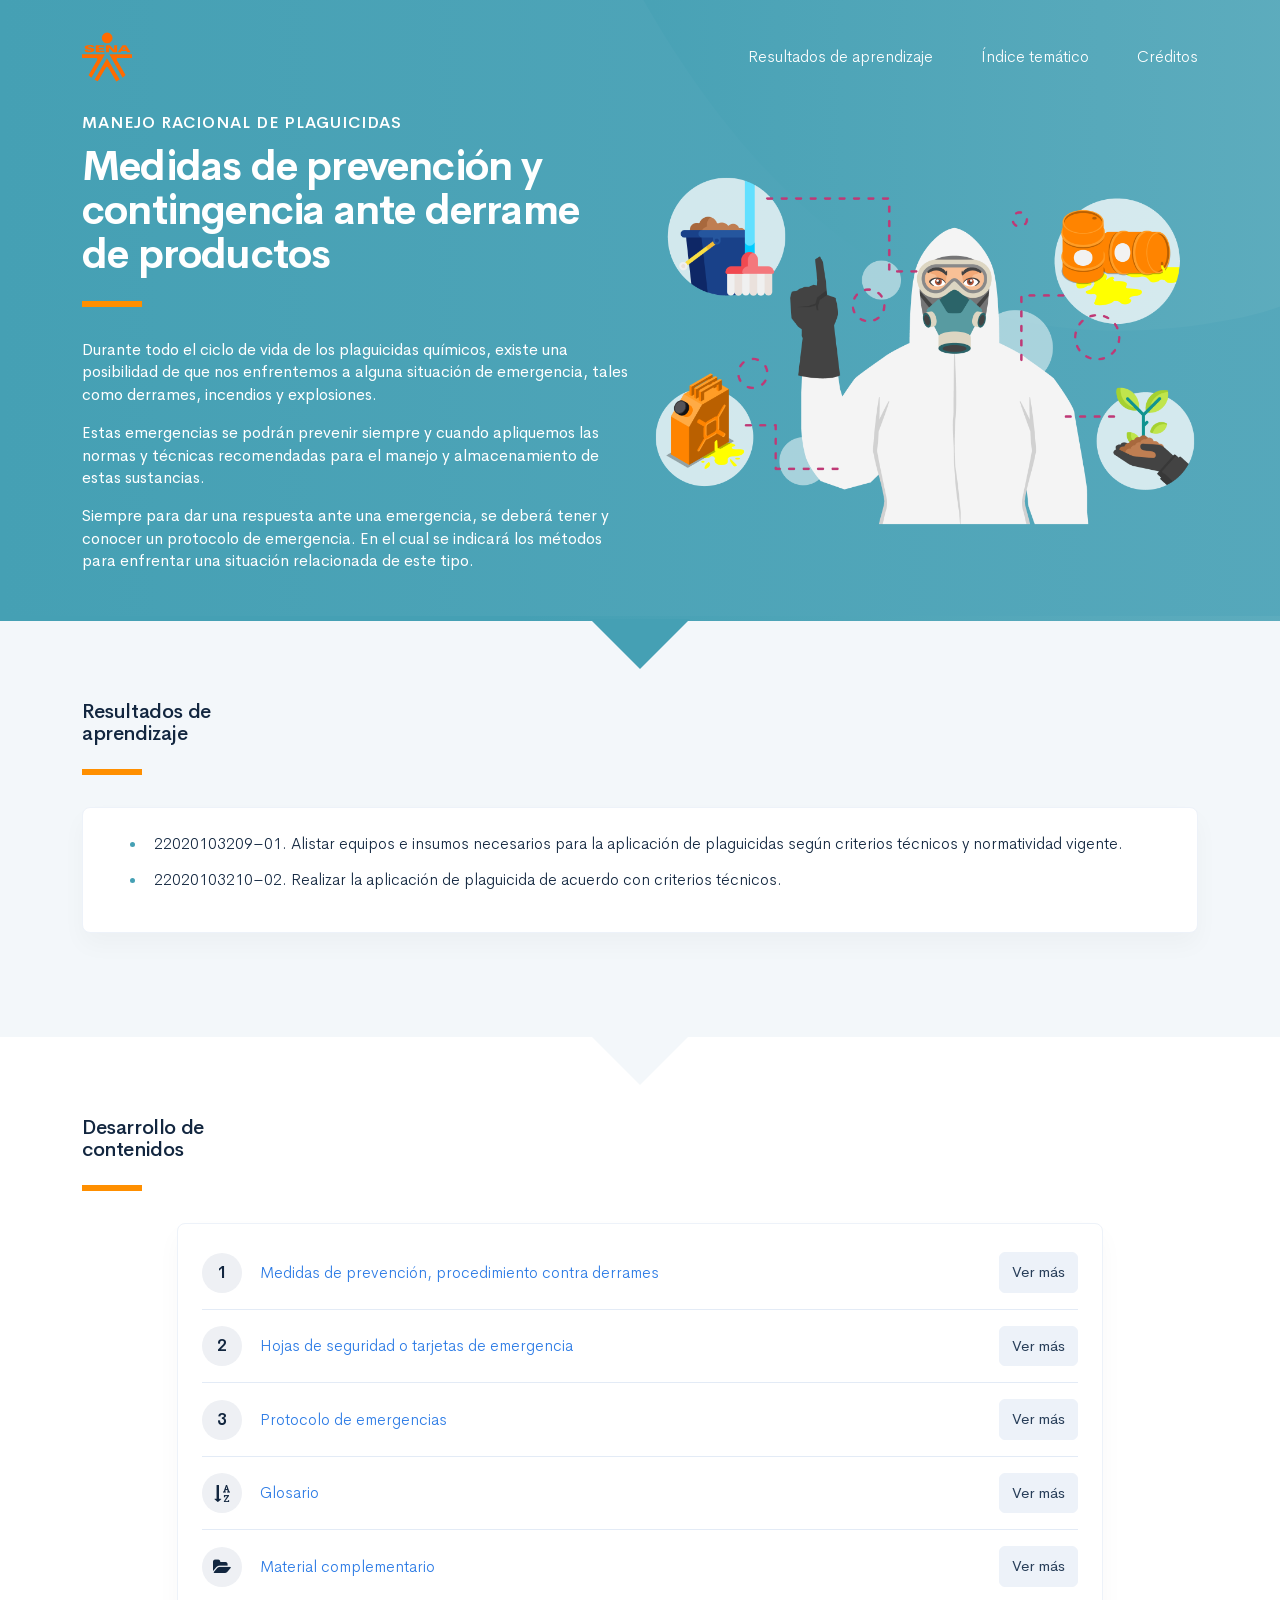
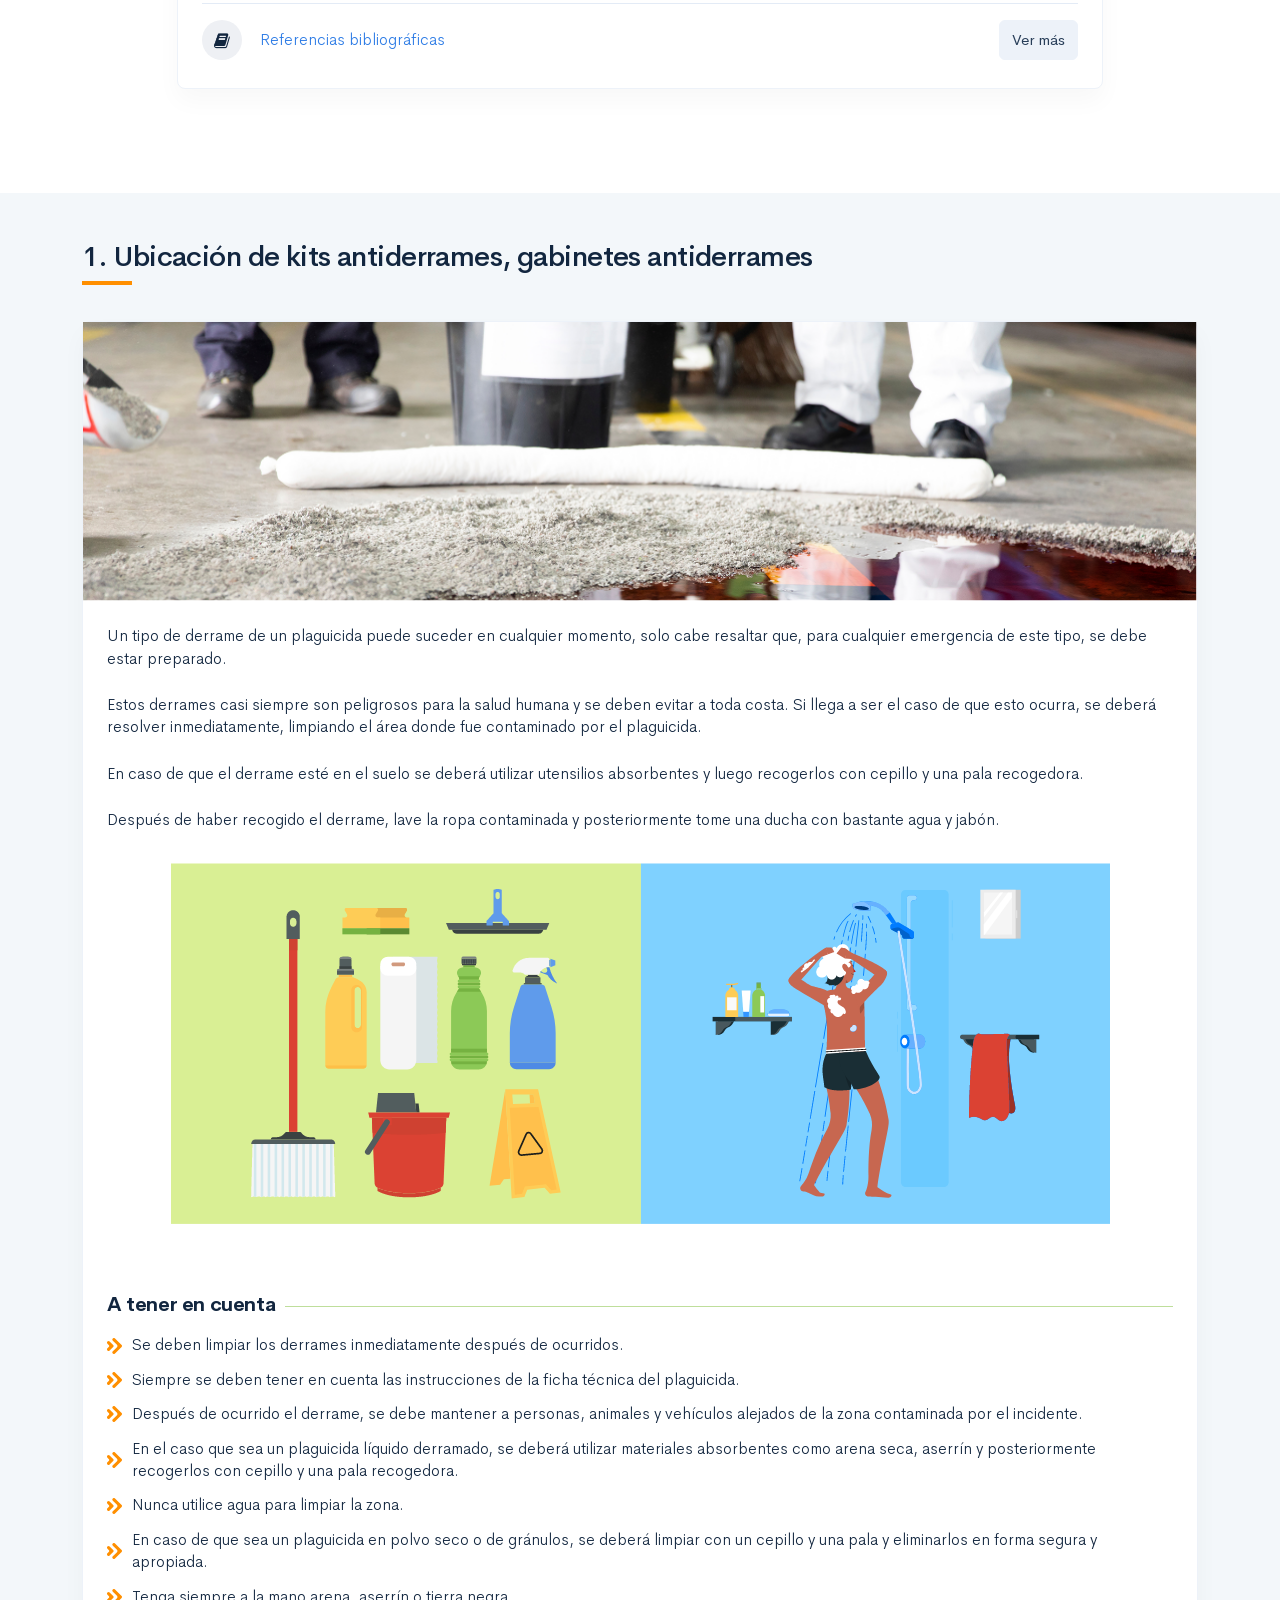
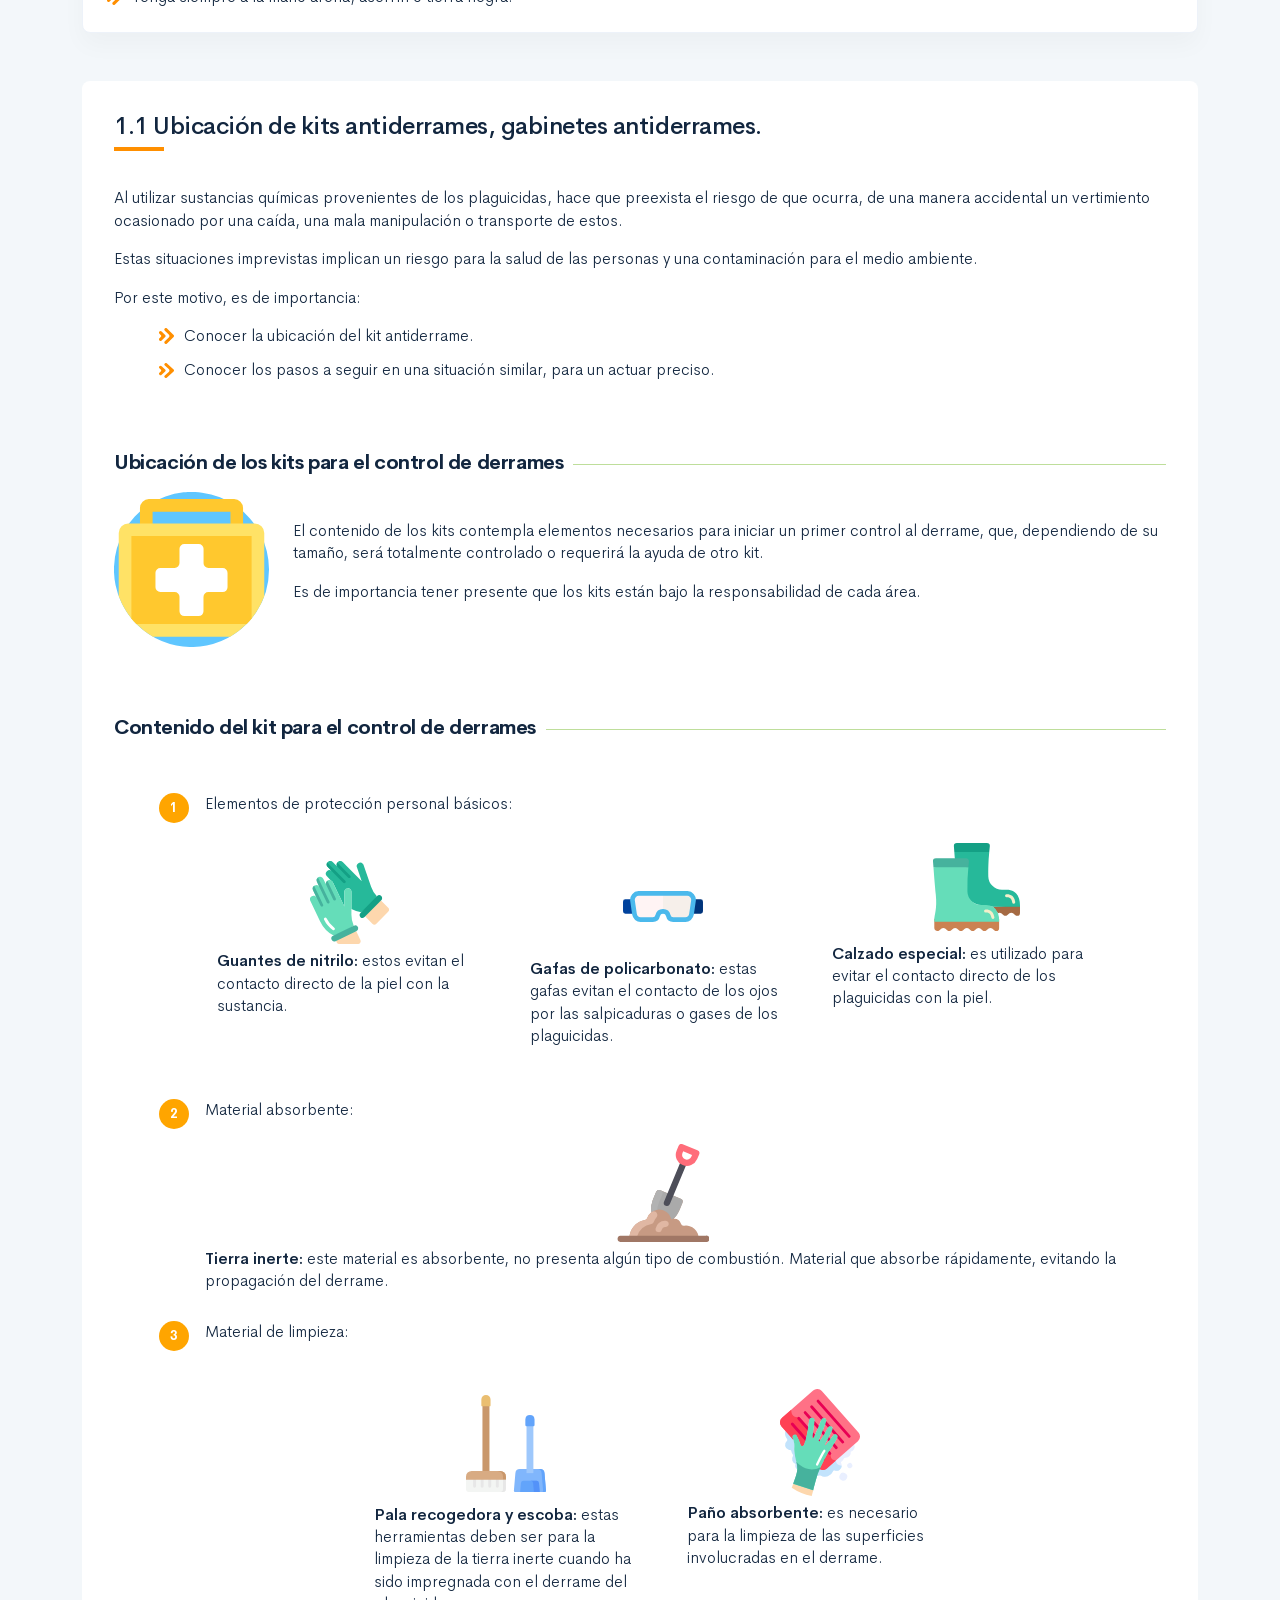
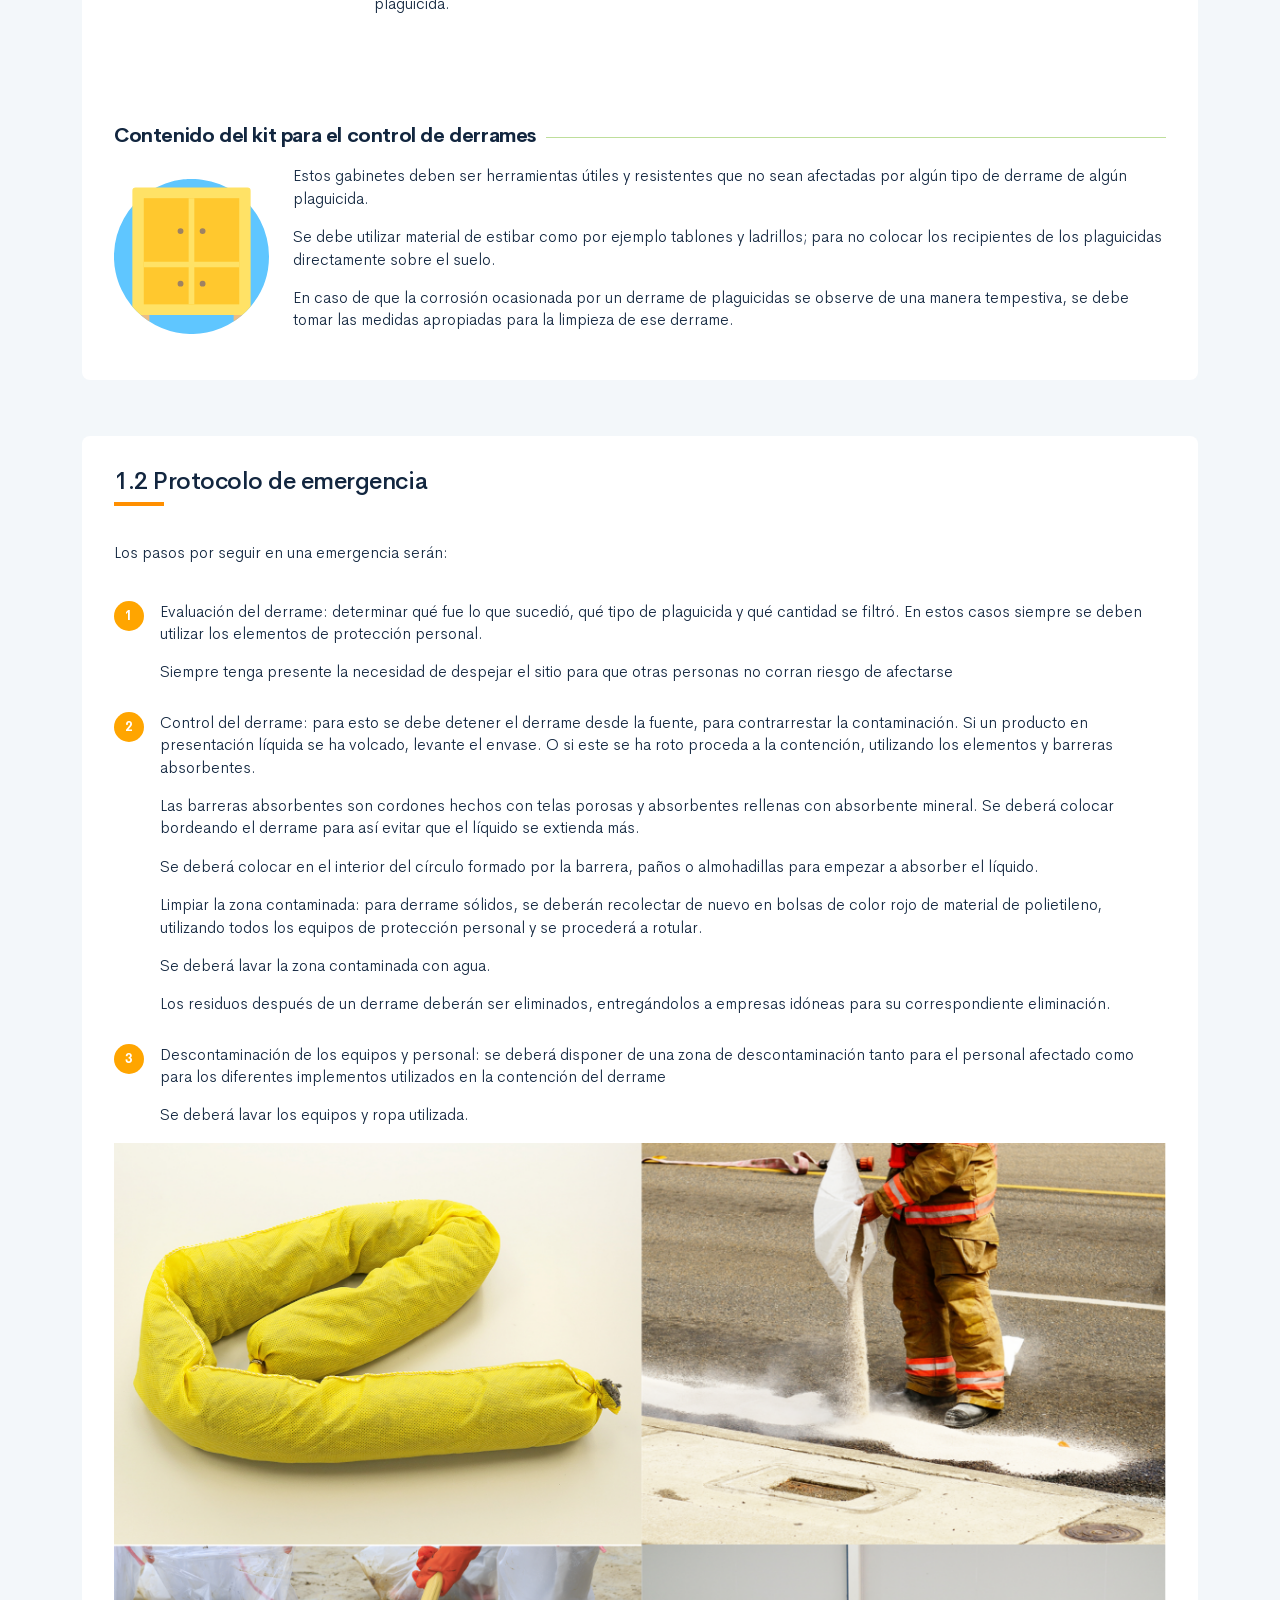
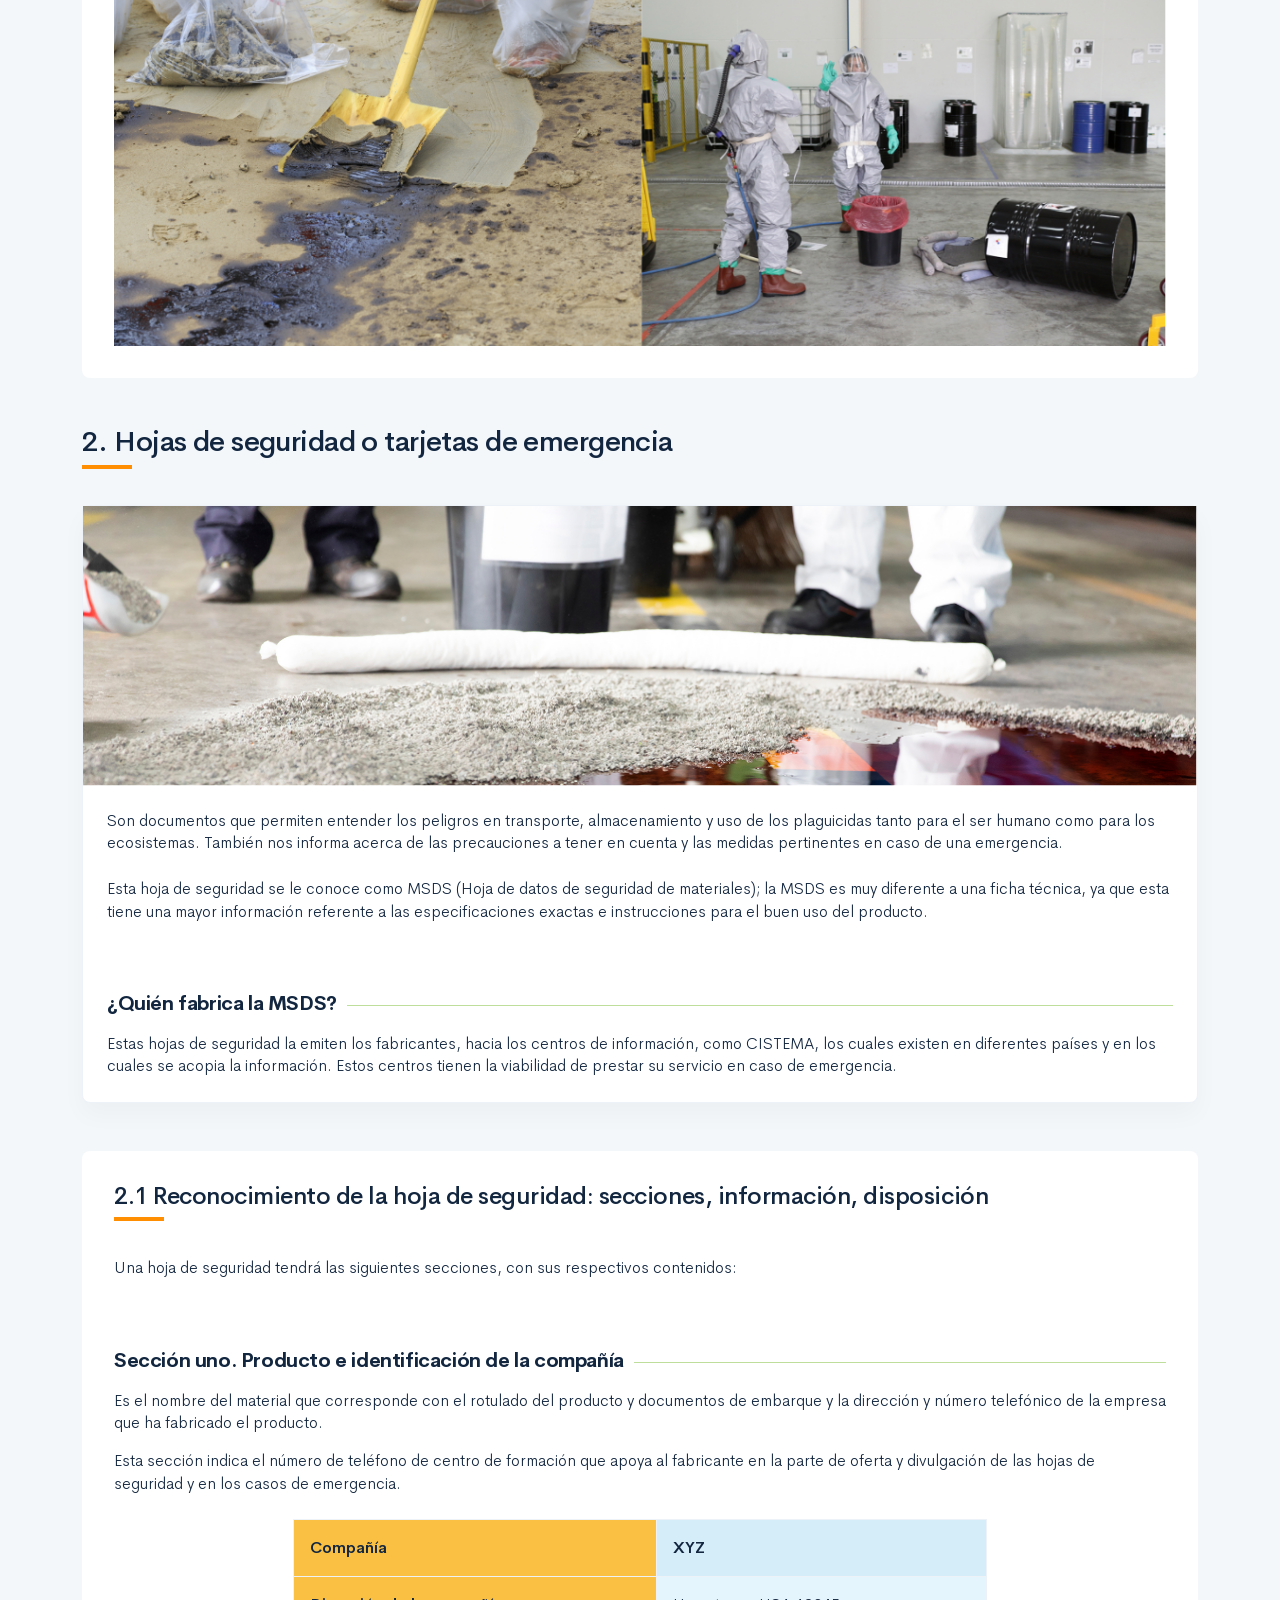
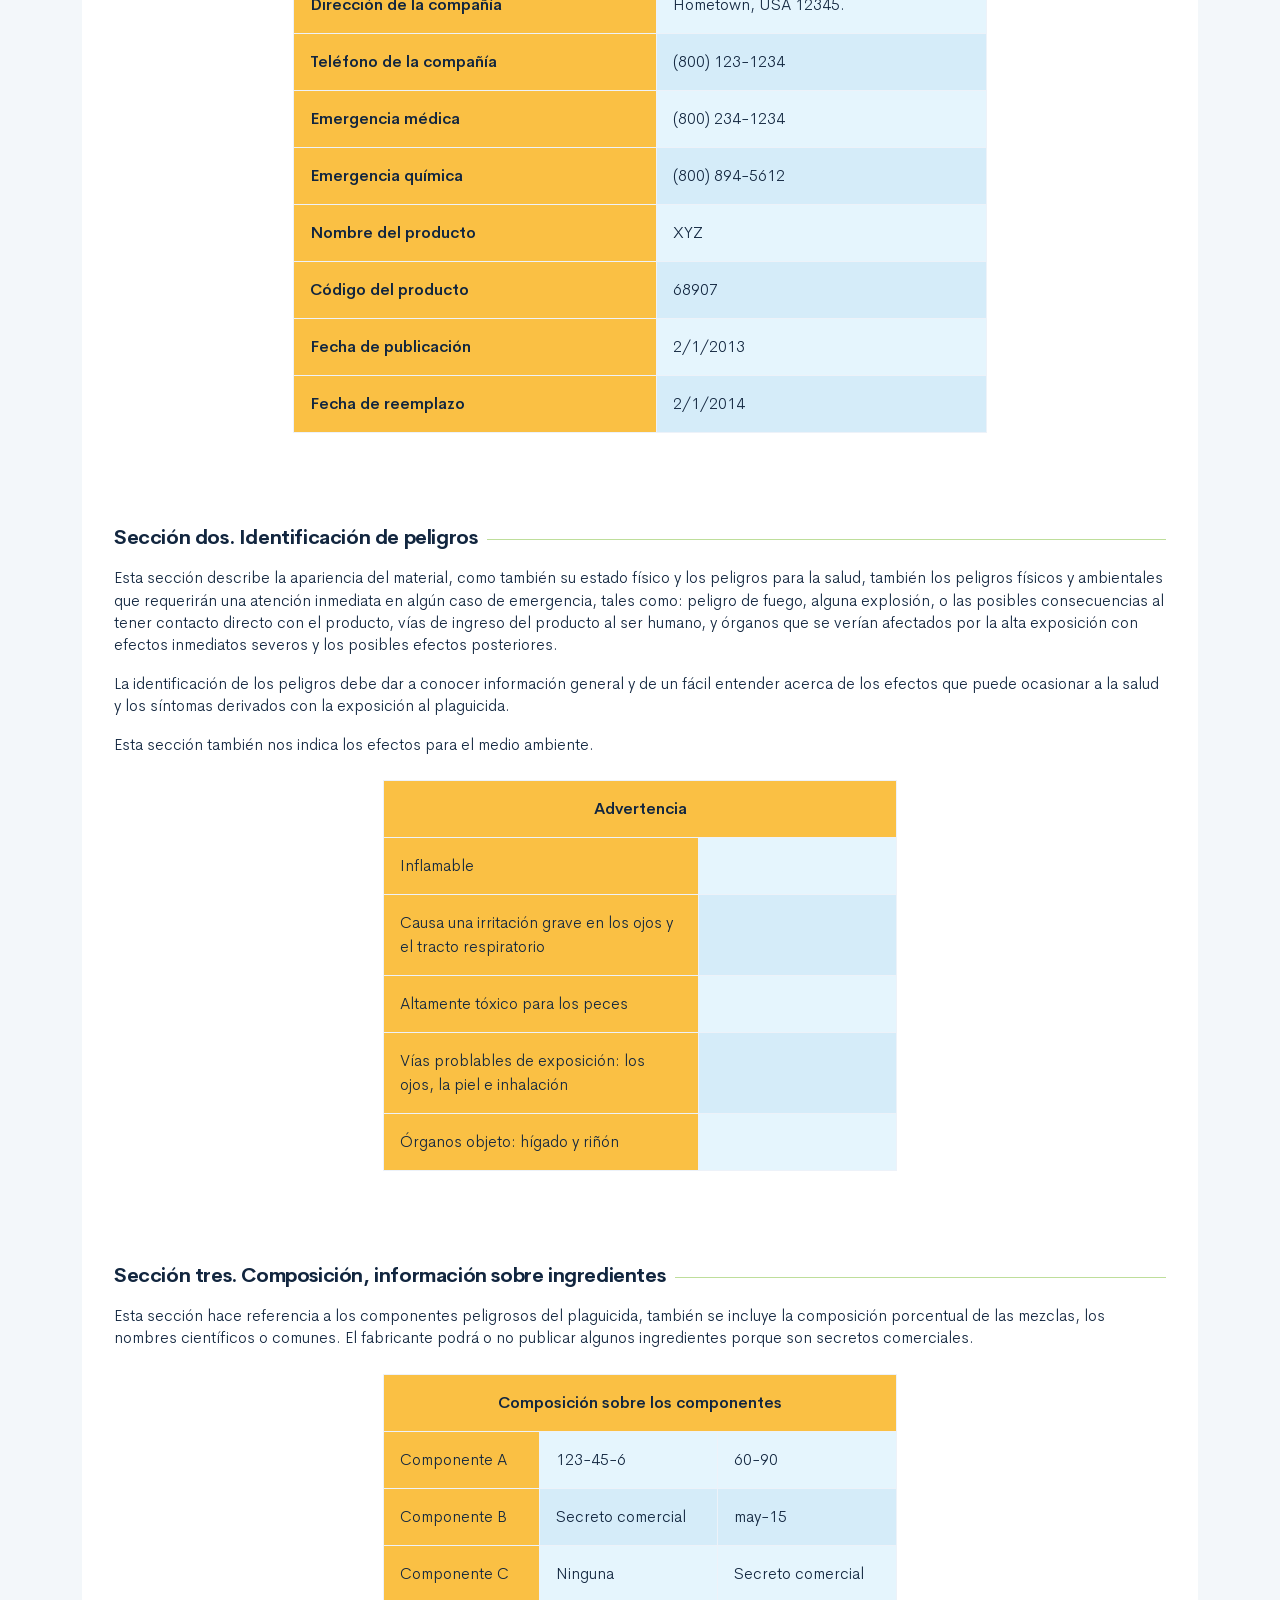
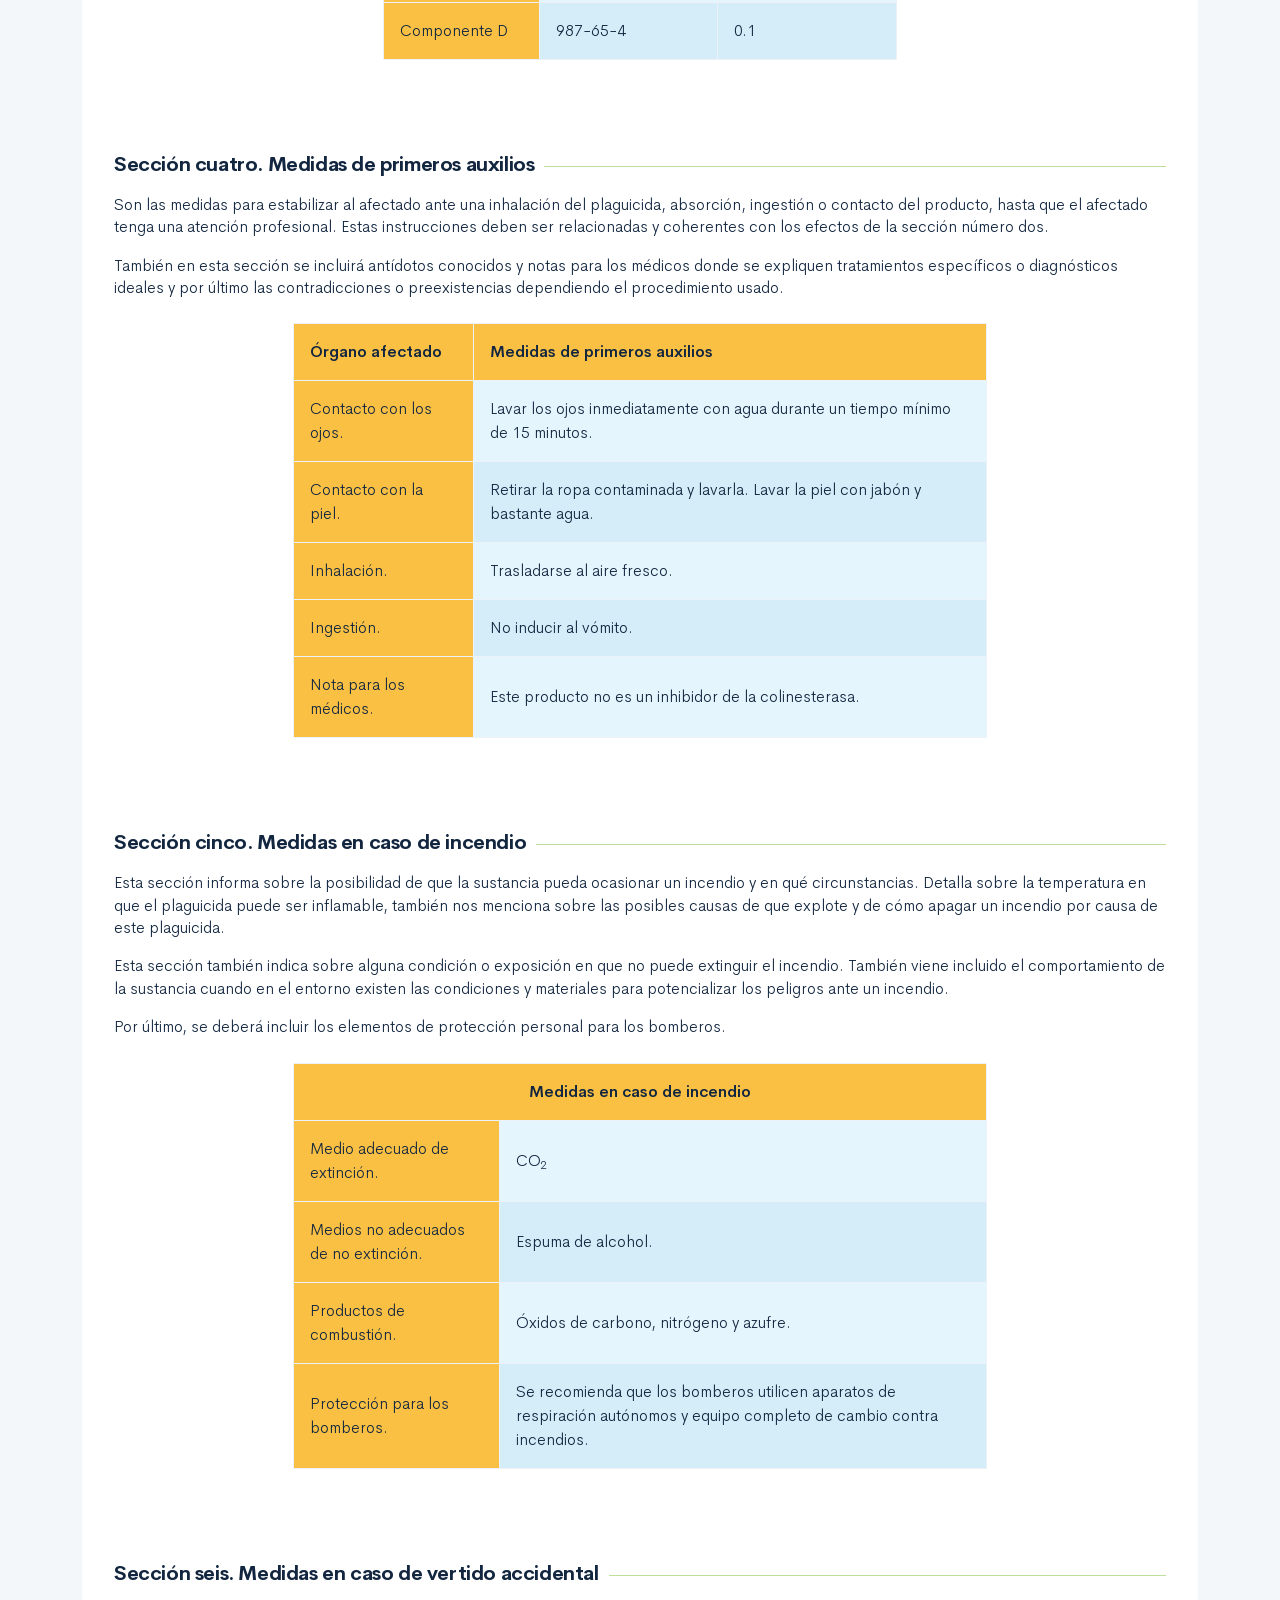
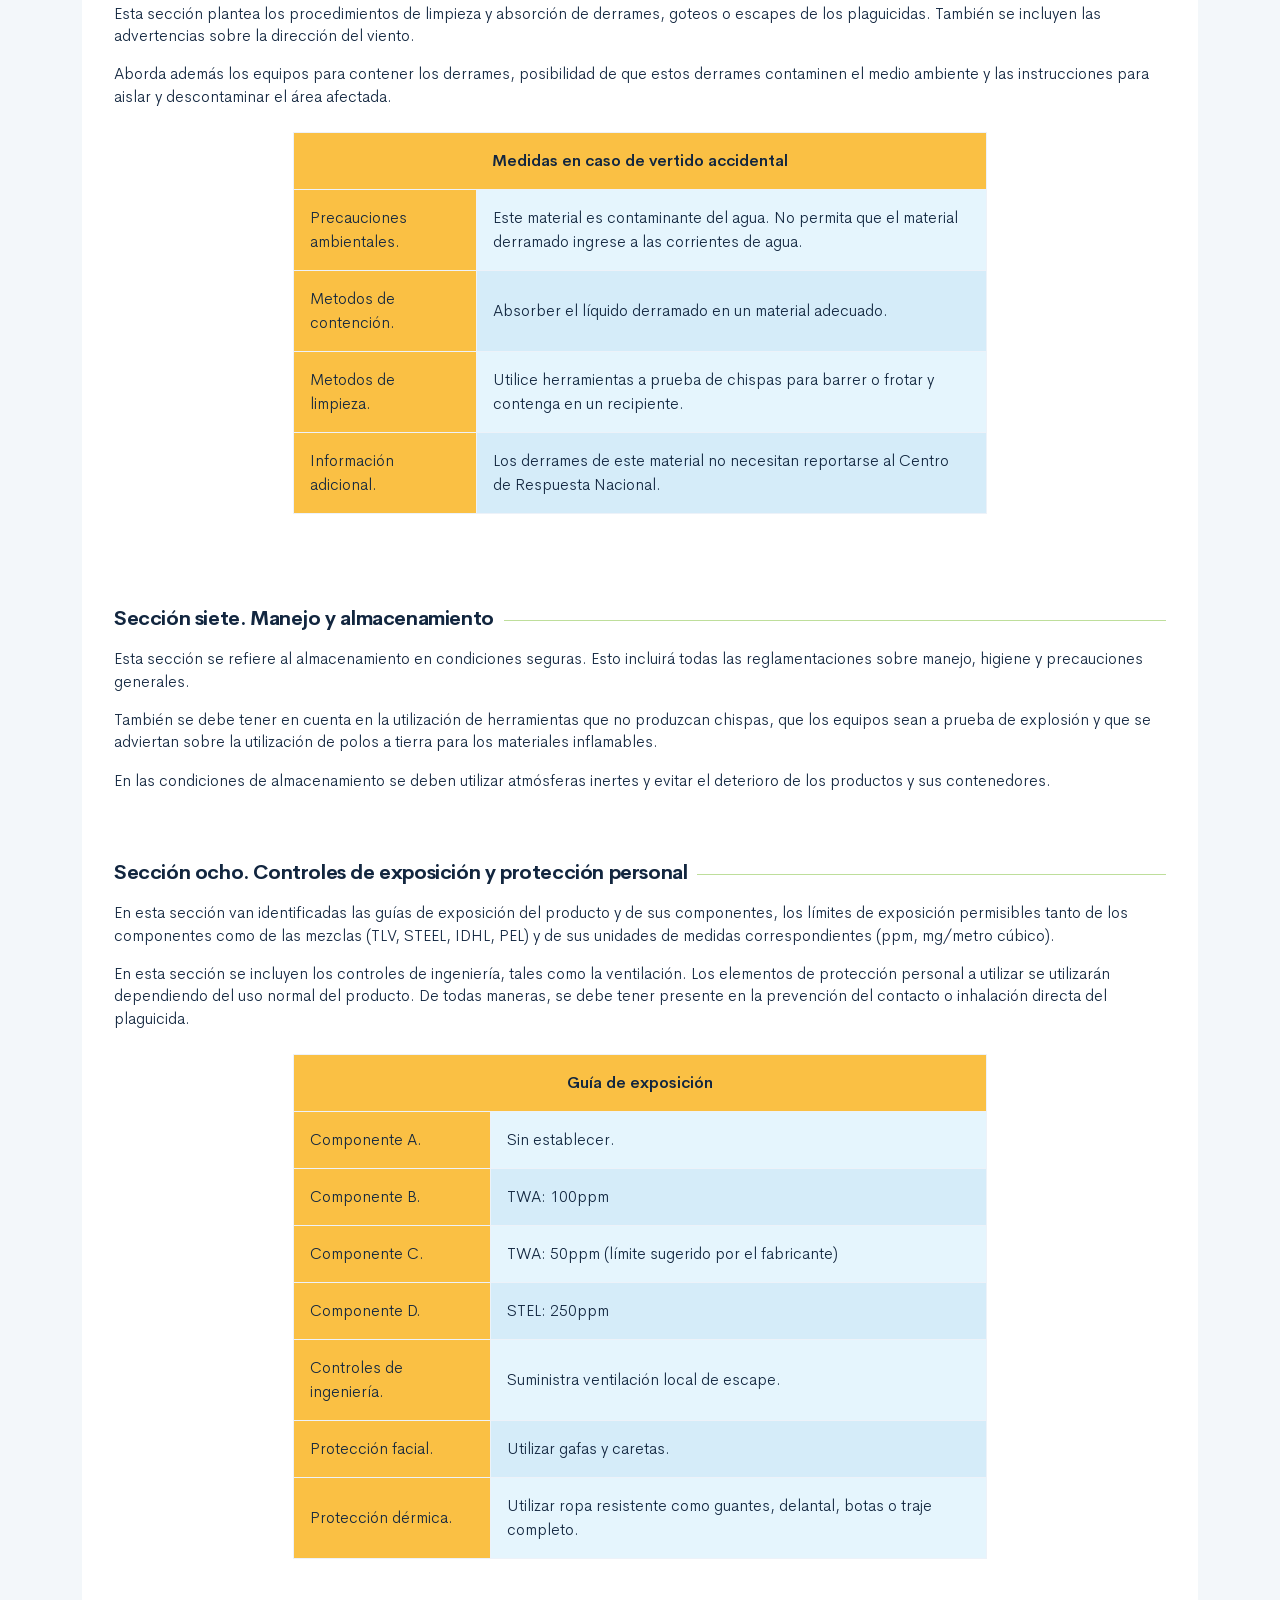
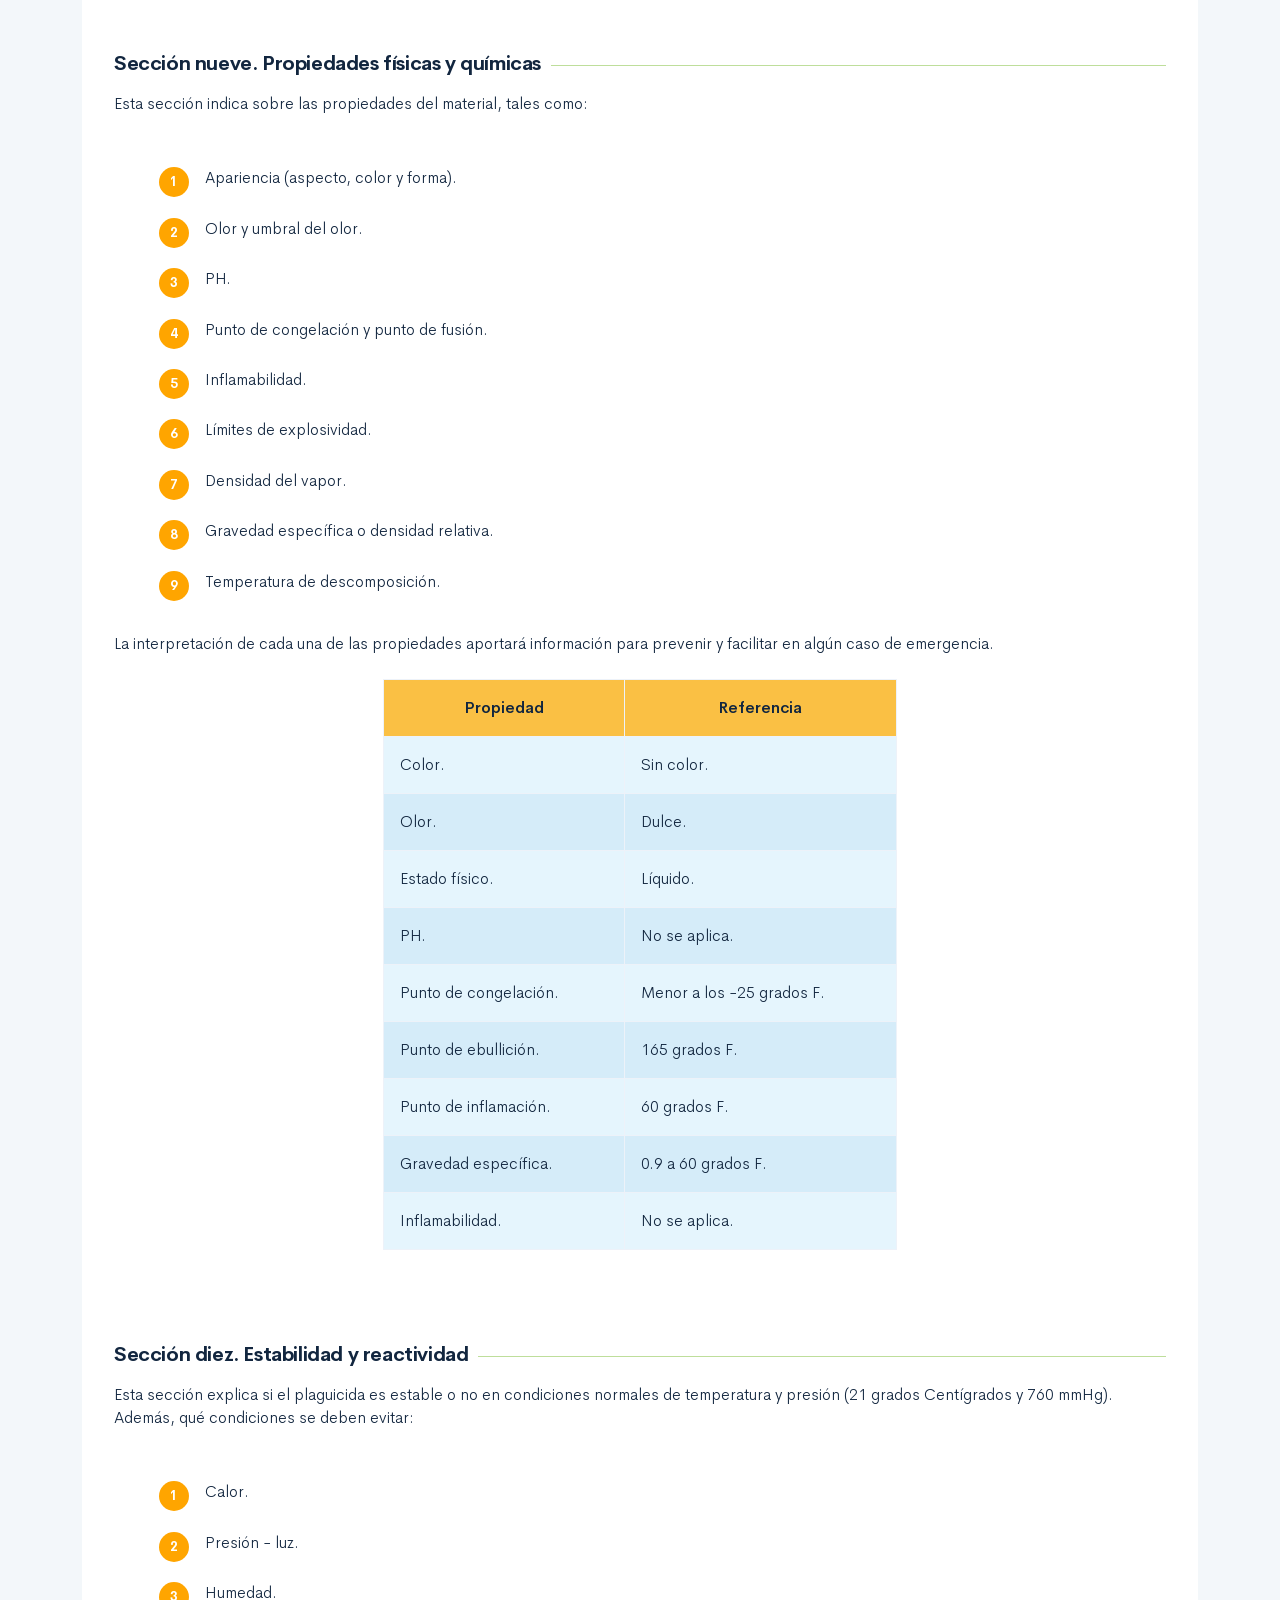
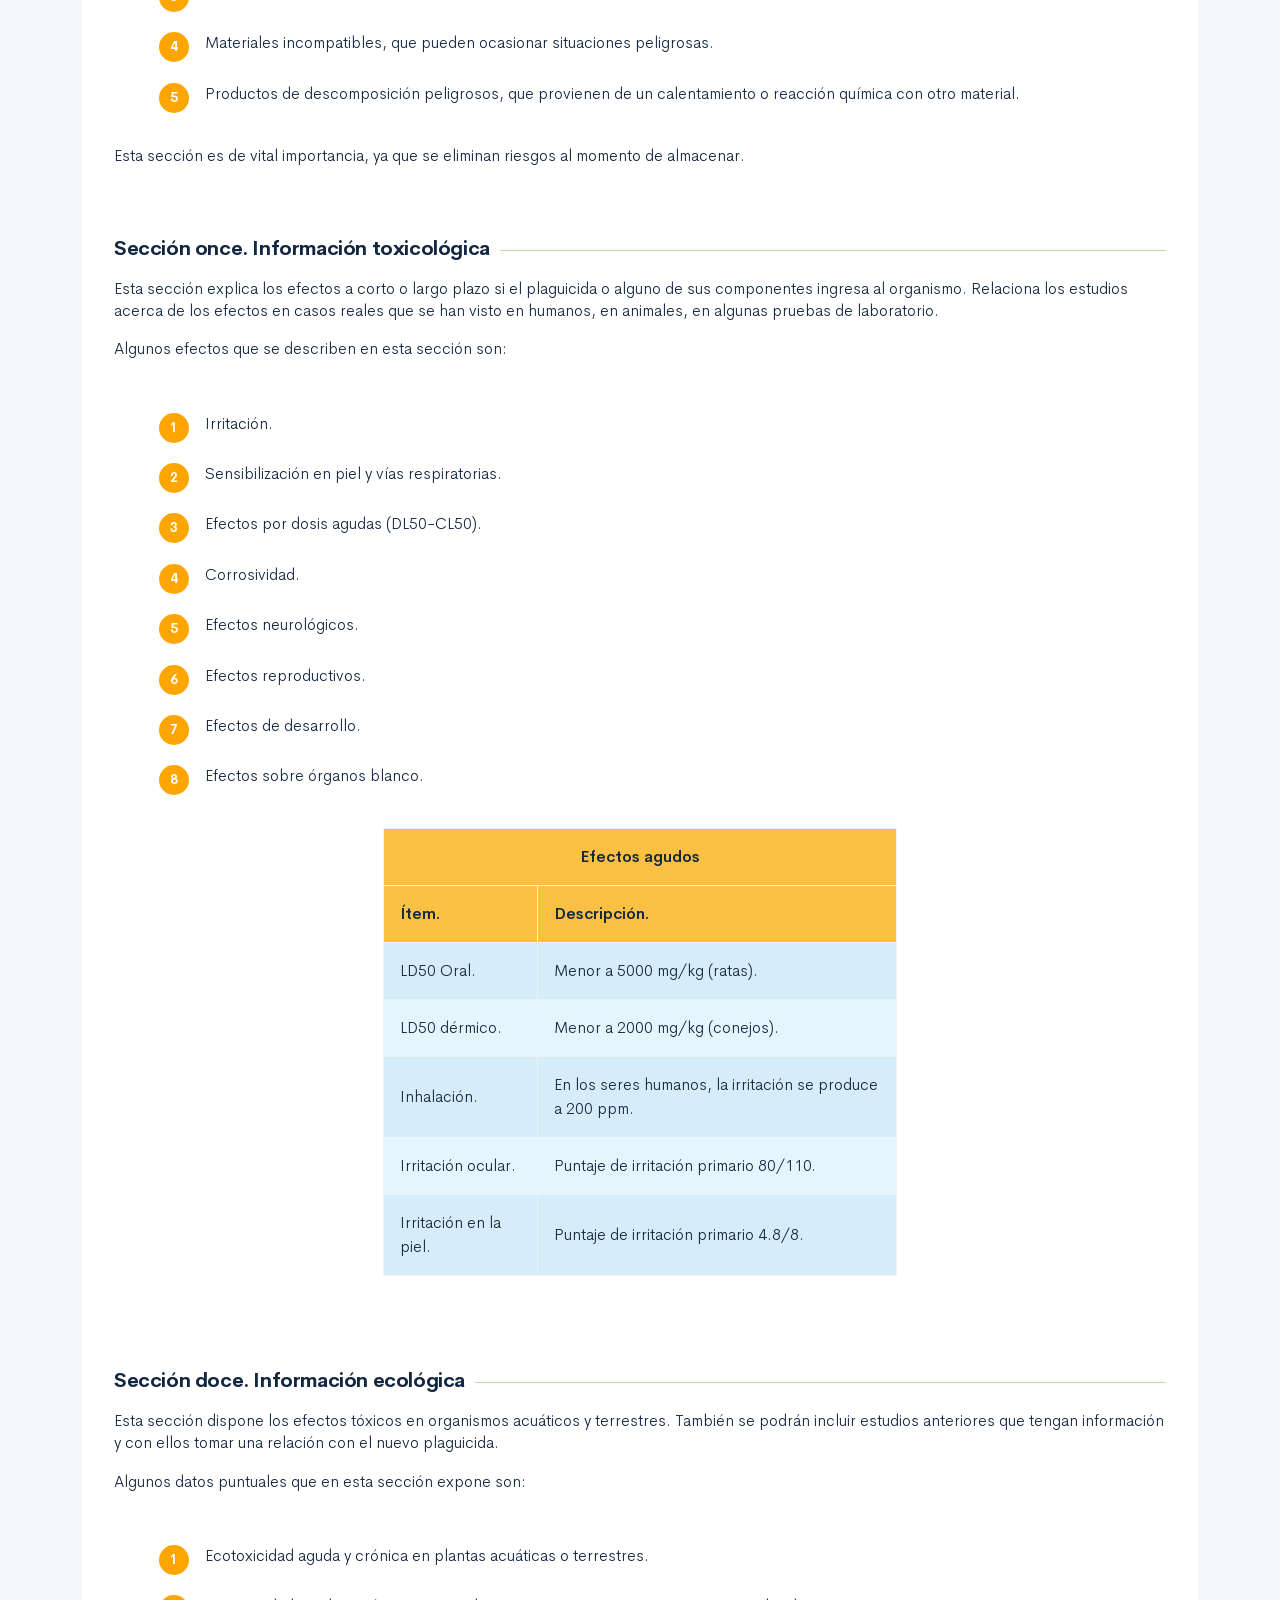
<file: public/material.html>
<!DOCTYPE html>
<html lang="es">
    <head>
        <meta charset="UTF-8">
        <meta name="viewport" content="width=device-width, user-scalable=no, initial-scale=1.0, maximum-scale=1.0, minimum-scale=1.0">
        <title>Medidas de prevención y contingencia ante derrame de productos</title>
        <meta meta name="description" content="Durante todo el ciclo de vida de los plaguicidas químicos, existe una posibilidad de que nos enfrentemos a alguna situación de emergencia, tales como derrames, incendios y explosiones. Estas emergencias se podrán prevenir siempre y cuando apliquemos las normas y técnicas recomendadas para el manejo y almacenamiento de estas sustancias.">
        <link rel="icon" type="image/svg+xml" href="assets/images/logos/senaLogo.svg">
        <link rel="icon" type="image/svg+xml" href="assets/images/logos/senaLogo.svg">
        <link rel="stylesheet" href="assets/fonts/feather/feather.css">
        <link rel="stylesheet" href="assets/fonts/fontawesome/css/font-awesome.css">
        <link href="assets/css/fancybox.css" rel="stylesheet">
        <link href="assets/css/animate.css" rel="stylesheet">
        <link rel="stylesheet" href="assets/css/main.css">
    </head>
    <body class="theme-dark page-header-textura" id="page-home">
        <header class="curso-presentacion page-header" id="CursoPresentacion">
            <div class="page-textura">
                <div class="container">
                    <div class="curso-topbar justify-content-center justify-content-md-between"><a class="curso-topbar__logo"><svg xmlns="http://www.w3.org/2000/svg" width="168.273" height="164.177" viewBox="0 0 168.273 164.177">
                                <path id="SENA_LOGO" data-name="SENA LOGO" d="M85.349,1a18.09,18.09,0,1,0,18.09,18.09h0A18.1,18.1,0,0,0,85.349,1ZM25.617,42.983a33.722,33.722,0,0,0-9.386,1.024,11.156,11.156,0,0,0-5.12,2.56A5.346,5.346,0,0,0,10.086,52.2c.683,1.707,2.56,2.9,4.608,3.584,4.437,1.536,9.386,1.877,13.994,2.731a5.1,5.1,0,0,1,2.389,1.024,1.369,1.369,0,0,1-.683,2.048,9.146,9.146,0,0,1-5.291.683A8.354,8.354,0,0,1,20.5,61.244a1.962,1.962,0,0,1-.853-2.389H9.233A7.663,7.663,0,0,0,10.6,63.463a7.59,7.59,0,0,0,4.267,2.389A28.541,28.541,0,0,0,23.4,66.876,52.426,52.426,0,0,0,35,66.023a11.043,11.043,0,0,0,5.8-2.9,5.358,5.358,0,0,0-1.365-8.533,21.267,21.267,0,0,0-5.8-2.048c-3.072-.683-5.973-1.024-9.045-1.536a9.114,9.114,0,0,1-3.072-.853,1.226,1.226,0,0,1,0-2.219,9.369,9.369,0,0,1,4.437-.683,10.554,10.554,0,0,1,4.608.853A1.877,1.877,0,0,1,31.59,49.81h9.9a5.669,5.669,0,0,0-1.195-3.584A8.875,8.875,0,0,0,35.515,43.5c-3.584-.341-6.827-.512-9.9-.512Zm21.333.683V67.217H75.792V62.1H57.531V57.489H73.744V52.54H57.531V48.786H75.109v-5.12Zm47.615,0H81.253V67.217H91.322V51.346l13.824,15.872h13.824V43.666H108.9v15.7Zm42.495,0L120.676,67.217h10.581l2.56-4.267H150.2l2.389,4.267h11.776l-15.53-23.551ZM142.35,49.3l5.12,8.533h-10.41ZM.7,74.044l.171,12.8L49,86.673c2.389.512,3.925,2.048,3.413,5.8l-29.7,51.711,9.557,9.045L78.01,74.044Zm91.646,0L137.4,152.89l9.9-8.874L117.433,92.3c-.512-3.584.853-5.291,3.413-5.8l48.127.171V74.044ZM84.837,87.185,42.512,159.546l11.264,5.461,28.159-47.615a4.283,4.283,0,0,1,2.9-1.195,4.681,4.681,0,0,1,3.072,1.195l28.159,47.786,11.605-5.973Z" transform="translate(-0.7 -1)" fill="#FF6B00" />
                            </svg>
                        </a><a class="curso-topbar__menubar collapsed btn-menu-responsive d-none" data-toggle="collapse" href="#curso-topbar__nav" aria-expanded="false"><span></span><span></span><span></span></a>
                        <nav class="curso-topbar__nav collapse show d-none d-md-block" id="curso-topbar__nav">
                            <ul class="curso-topbar__list">
                                <li class="curso-topbar__item"><a class="curso-topbar__link text-white" href="#ResultadosAprendizaje"><span>Resultados de aprendizaje</span></a></li>
                                <li class="curso-topbar__item"><a class="curso-topbar__link text-white" href="#IndiceTematico"><span>Índice temático</span></a></li>
                                <li class="curso-topbar__item"><a class="curso-topbar__link text-white" href="#Creditos"><span>Créditos</span></a></li>
                            </ul>
                        </nav>
                    </div>
                    <div class="curso-portada">
                        <div class="row align-items-center">
                            <div class="col-12 col-lg-6">
                                <h3 class="curso-subtitulo" id="curso-titulo-componente">Manejo Racional de Plaguicidas</h3>
                                <h1 class="curso-titulo" id="curso-titulo-tema">Medidas de prevención y contingencia ante derrame de productos</h1>
                                <div class="brand-line-primary"></div>
                                <p class="curso-descripcion">Durante todo el ciclo de vida de los plaguicidas químicos, existe una posibilidad de que nos enfrentemos a alguna situación de emergencia, tales como derrames, incendios y explosiones.</p>
                                <p class="curso-descripcion">Estas emergencias se podrán prevenir siempre y cuando apliquemos las normas y técnicas recomendadas para el manejo y almacenamiento de estas sustancias.</p>
                                <p class="curso-descripcion">Siempre para dar una respuesta ante una emergencia, se deberá tener y conocer un protocolo de emergencia. En el cual se indicará los métodos para enfrentar una situación relacionada de este tipo.</p>
                            </div>
                            <div class="col-12 col-lg-6 text-center">
                                <div class="d-none d-lg-block"><img class="curso-imagen" src="assets/images/header/header_media.png" /></div>
                            </div>
                        </div>
                    </div>
                </div>
            </div>
        </header>
        <section class="curso-resultados section bg-base-light" id="ResultadosAprendizaje">
            <div class="container">
                <h2> Resultados de <br>aprendizaje</h2>
                <div class="brand-line-primary"></div>
                <div class="card resultado-item">
                    <div class="card-body">
                        <ul class="bg-color-dark">
                            <li><span>22020103209–01. Alistar equipos e insumos necesarios para la aplicación de plaguicidas según criterios técnicos y normatividad vigente.</span></li>
                            <li><span>22020103210–02. Realizar la aplicación de plaguicida de acuerdo con criterios técnicos.</span></li>
                        </ul>
                    </div>
                </div>
            </div>
        </section>
        <section class="curso-indice-tematico section" id="IndiceTematico">
            <div class="container">
                <h2>Desarrollo de <br>contenidos</h2>
                <div class="brand-line-primary"></div>
                <div class="row justify-content-center">
                    <div class="col-12 col-sm-10">
                        <div class="card wow flipInX" data-wow-delay=".4s">
                            <div class="card-body">
                                <ul class="list-group list-group-flush list my-n3 nav-temas">
                                    <li class="list-group-item nav-tema-item">
                                        <div class="row align-items-center">
                                            <div class="col-auto">
                                                <div class="avatar avatar-sm"><span class="nav-tema-item__icon avatar-title font-size-lg bg-secondary-soft rounded-circle text-primary font-weight-bold">1</span></div>
                                            </div>
                                            <div class="col ml-n2"><span class="nav-tema-item__titulo"> <a href="#tema-1">Medidas de prevención, procedimiento contra derrames</a></span></div>
                                            <div class="col-auto"> <a class="btn btn-light nav-tema-item__btn" href="#tema-1">Ver más</a></div>
                                        </div>
                                    </li>
                                    <li class="list-group-item nav-tema-item">
                                        <div class="row align-items-center">
                                            <div class="col-auto">
                                                <div class="avatar avatar-sm"><span class="nav-tema-item__icon avatar-title font-size-lg bg-secondary-soft rounded-circle text-primary font-weight-bold">2</span></div>
                                            </div>
                                            <div class="col ml-n2"><span class="nav-tema-item__titulo"> <a href="#tema-2">Hojas de seguridad o tarjetas de emergencia</a></span></div>
                                            <div class="col-auto"> <a class="btn btn-light nav-tema-item__btn" href="#tema-2">Ver más</a></div>
                                        </div>
                                    </li>
                                    <li class="list-group-item nav-tema-item">
                                        <div class="row align-items-center">
                                            <div class="col-auto">
                                                <div class="avatar avatar-sm"><span class="nav-tema-item__icon avatar-title font-size-lg bg-secondary-soft rounded-circle text-primary font-weight-bold">3</span></div>
                                            </div>
                                            <div class="col ml-n2"><span class="nav-tema-item__titulo"> <a href="#tema-3">Protocolo de emergencias</a></span></div>
                                            <div class="col-auto"> <a class="btn btn-light nav-tema-item__btn" href="#tema-3">Ver más</a></div>
                                        </div>
                                    </li>
                                    <li class="list-group-item nav-tema-item">
                                        <div class="row align-items-center">
                                            <div class="col-auto">
                                                <div class="avatar avatar-sm"><span class="nav-tema-item__icon avatar-title font-size-lg bg-secondary-soft rounded-circle text-primary font-weight-bold"> <i class="fa fa-sort-alpha-asc"></i></span></div>
                                            </div>
                                            <div class="col ml-n2"><span class="nav-tema-item__titulo"> <a href="#glosario">Glosario</a></span></div>
                                            <div class="col-auto"> <a class="btn btn-light nav-tema-item__btn" href="#glosario">Ver más</a></div>
                                        </div>
                                    </li>
                                    <li class="list-group-item nav-tema-item">
                                        <div class="row align-items-center">
                                            <div class="col-auto">
                                                <div class="avatar avatar-sm"><span class="nav-tema-item__icon avatar-title font-size-lg bg-secondary-soft rounded-circle text-primary font-weight-bold"> <i class="fa fa-folder-open"></i></span></div>
                                            </div>
                                            <div class="col ml-n2"><span class="nav-tema-item__titulo"> <a href="#anexos">Material complementario</a></span></div>
                                            <div class="col-auto"> <a class="btn btn-light nav-tema-item__btn" href="#anexos">Ver más</a></div>
                                        </div>
                                    </li>
                                    <li class="list-group-item nav-tema-item">
                                        <div class="row align-items-center">
                                            <div class="col-auto">
                                                <div class="avatar avatar-sm"><span class="nav-tema-item__icon avatar-title font-size-lg bg-secondary-soft rounded-circle text-primary font-weight-bold"> <i class="fa fa-book"></i></span></div>
                                            </div>
                                            <div class="col ml-n2"><span class="nav-tema-item__titulo"> <a href="#referencias">Referencias bibliográficas</a></span></div>
                                            <div class="col-auto"> <a class="btn btn-light nav-tema-item__btn" href="#referencias">Ver más</a></div>
                                        </div>
                                    </li>
                                </ul>
                            </div>
                        </div>
                    </div>
                </div>
            </div>
        </section>
        <section id="mainContent">
            <div id="tema-1">
                <div class="container" id="alistamiento">
                    <div class="header-ecored">
                        <h1>1. Ubicación de kits antiderrames, gabinetes antiderrames</h1>
                    </div>
                    <div class="card"><img class="img-fluid" src="assets/images/pages/img1.png" style="max-width: 100%">
                        <div class="card-body">
                            <div class="card-text">
                                <p>Un tipo de derrame de un plaguicida puede suceder en cualquier momento, solo cabe resaltar que, para cualquier emergencia de este tipo, se debe estar preparado.</p>
                                <p class="mt-4">Estos derrames casi siempre son peligrosos para la salud humana y se deben evitar a toda costa. Si llega a ser el caso de que esto ocurra, se deberá resolver inmediatamente, limpiando el área donde fue contaminado por el plaguicida.</p>
                                <p class="mt-4">En caso de que el derrame esté en el suelo se deberá utilizar utensilios absorbentes y luego recogerlos con cepillo y una pala recogedora.</p>
                                <p class="mt-4">Después de haber recogido el derrame, lave la ropa contaminada y posteriormente tome una ducha con bastante agua y jabón.</p><img class="img-fluid img-a" src="assets/images/pages/img2.png" style="max-width: 100%">
                                <div class="sub-line">
                                    <h2>A tener en cuenta</h2>
                                </div>
                                <div class="list align-items-center">
                                    <div class="list__item">
                                        <div class="list__item__icon"><img class="img-a1 img-fluid" src="assets/images/pages/v1.svg"></div>
                                    </div>
                                    <div class="list__txt">
                                        <p class="mb-0">Se deben limpiar los derrames inmediatamente después de ocurridos.</p>
                                    </div>
                                </div>
                                <div class="list align-items-center mt-3">
                                    <div class="list__item">
                                        <div class="list__item__icon"><img class="img-a1 img-fluid" src="assets/images/pages/v1.svg"></div>
                                    </div>
                                    <div class="list__txt">
                                        <p class="mb-0">Siempre se deben tener en cuenta las instrucciones de la ficha técnica del plaguicida.</p>
                                    </div>
                                </div>
                                <div class="list align-items-center mt-3">
                                    <div class="list__item">
                                        <div class="list__item__icon"><img class="img-a1 img-fluid" src="assets/images/pages/v1.svg"></div>
                                    </div>
                                    <div class="list__txt">
                                        <p class="mb-0">Después de ocurrido el derrame, se debe mantener a personas, animales y vehículos alejados de la zona contaminada por el incidente.</p>
                                    </div>
                                </div>
                                <div class="list align-items-center mt-3">
                                    <div class="list__item">
                                        <div class="list__item__icon"><img class="img-a1 img-fluid" src="assets/images/pages/v1.svg"></div>
                                    </div>
                                    <div class="list__txt">
                                        <p class="mb-0">En el caso que sea un plaguicida líquido derramado, se deberá utilizar materiales absorbentes como arena seca, aserrín y posteriormente recogerlos con cepillo y una pala recogedora.</p>
                                    </div>
                                </div>
                                <div class="list align-items-center mt-3">
                                    <div class="list__item">
                                        <div class="list__item__icon"><img class="img-a1 img-fluid" src="assets/images/pages/v1.svg"></div>
                                    </div>
                                    <div class="list__txt">
                                        <p class="mb-0">Nunca utilice agua para limpiar la zona.</p>
                                    </div>
                                </div>
                                <div class="list align-items-center mt-3">
                                    <div class="list__item">
                                        <div class="list__item__icon"><img class="img-a1 img-fluid" src="assets/images/pages/v1.svg"></div>
                                    </div>
                                    <div class="list__txt">
                                        <p class="mb-0">En caso de que sea un plaguicida en polvo seco o de gránulos, se deberá limpiar con un cepillo y una pala y eliminarlos en forma segura y apropiada.</p>
                                    </div>
                                </div>
                                <div class="list align-items-center mt-3">
                                    <div class="list__item">
                                        <div class="list__item__icon"><img class="img-a1 img-fluid" src="assets/images/pages/v1.svg"></div>
                                    </div>
                                    <div class="list__txt">
                                        <p class="mb-0">Tenga siempre a la mano arena, aserrín o tierra negra.</p>
                                    </div>
                                </div>
                            </div>
                        </div>
                    </div><br id="ubicacion">
                    <div class="jumbotron bg-white">
                        <div class="header-ecored mt-0">
                            <h2>1.1 Ubicación de kits antiderrames, gabinetes antiderrames.</h2>
                        </div>
                        <p>Al utilizar sustancias químicas provenientes de los plaguicidas, hace que preexista el riesgo de que ocurra, de una manera accidental un vertimiento ocasionado por una caída, una mala manipulación o transporte de estos.</p>
                        <p>Estas situaciones imprevistas implican un riesgo para la salud de las personas y una contaminación para el medio ambiente.</p>
                        <p>Por este motivo, es de importancia:</p>
                        <div class="row justify-content-center">
                            <div class="col-11">
                                <div class="list align-items-center">
                                    <div class="list__item">
                                        <div class="list__item__icon"><img class="img-a1 img-fluid" src="assets/images/pages/v1.svg"></div>
                                    </div>
                                    <div class="list__txt">
                                        <p class="mb-0">Conocer la ubicación del kit antiderrame.</p>
                                    </div>
                                </div>
                                <div class="list align-items-center mt-3">
                                    <div class="list__item">
                                        <div class="list__item__icon"><img class="img-a1 img-fluid" src="assets/images/pages/v1.svg"></div>
                                    </div>
                                    <div class="list__txt">
                                        <p class="mb-0">Conocer los pasos a seguir en una situación similar, para un actuar preciso.</p>
                                    </div>
                                </div>
                            </div>
                        </div>
                        <div class="sub-line">
                            <h2>Ubicación de los kits para el control de derrames</h2>
                        </div>
                        <div class="row align-items-center">
                            <div class="col-2 text-center"><img class="img-fluid" src="assets/images/pages/img1.svg" style="max-width: 100%"></div>
                            <div class="col">
                                <p>El contenido de los kits contempla elementos necesarios para iniciar un primer control al derrame, que, dependiendo de su tamaño, será totalmente controlado o requerirá la ayuda de otro kit.</p>
                                <p>Es de importancia tener presente que los kits están bajo la responsabilidad de cada área.</p>
                            </div>
                        </div>
                        <div class="sub-line">
                            <h2>Contenido del kit para el control de derrames</h2>
                        </div>
                        <div class="row justify-content-center">
                            <div class="col-11">
                                <div class="list align-items-start mt-5">
                                    <div class="list__item">
                                        <div class="list__item__bulletNumber"><span>1</span></div>
                                    </div>
                                    <div class="list__txt">
                                        <p>Elementos de protección personal básicos:</p>
                                        <div class="row alig-items-center">
                                            <div class="col-4 p-4 text-center"><img class="img-fluid my-2" src="assets/images/pages/img2.svg" style="max-width: 30%">
                                                <p class="text-left"><b>Guantes de nitrilo:</b> estos evitan el contacto directo de la piel con la sustancia.</p>
                                            </div>
                                            <div class="col-4 p-4 text-center"><img class="img-fluid my-5" src="assets/images/pages/img3.svg" style="max-width: 30%">
                                                <p class="text-left"><b>Gafas de policarbonato:</b> estas gafas evitan el contacto de los ojos por las salpicaduras o gases de los plaguicidas.</p>
                                            </div>
                                            <div class="col-4 text-center"><img class="img-fluid my-3" src="assets/images/pages/img4.svg" style="max-width: 30%">
                                                <p class="text-left"><b>Calzado especial:</b> es utilizado para evitar el contacto directo de los plaguicidas con la piel. </p>
                                            </div>
                                        </div>
                                    </div>
                                </div>
                                <div class="list align-items-start mt-3">
                                    <div class="list__item">
                                        <div class="list__item__bulletNumber"><span>2</span></div>
                                    </div>
                                    <div class="list__txt">
                                        <p>Material absorbente:</p>
                                        <div class="row">
                                            <div class="col-12 text-center"><img class="img-fluid my-2" src="assets/images/pages/img5.svg" style="max-width: 10%"></div>
                                        </div>
                                        <p><b>Tierra inerte:</b> este material es absorbente, no presenta algún tipo de combustión. Material que absorbe rápidamente, evitando la propagación del derrame.</p>
                                    </div>
                                </div>
                                <div class="list align-items-start mt-3">
                                    <div class="list__item">
                                        <div class="list__item__bulletNumber"><span>3</span></div>
                                    </div>
                                    <div class="list__txt">
                                        <p>Material de limpieza:</p>
                                        <div class="row alig-items-center justify-content-center">
                                            <div class="col-4 p-4 text-center"><img class="img-fluid my-3" src="assets/images/pages/img6.svg" style="max-width: 30%">
                                                <p class="text-left"><b>Pala recogedora y escoba:</b> estas herramientas deben ser para la limpieza de la tierra inerte cuando ha sido impregnada con el derrame del plaguicida.</p>
                                            </div>
                                            <div class="col-4 p-4 text-center"><img class="img-fluid my-2" src="assets/images/pages/img7.svg" style="max-width: 30%">
                                                <p class="text-left"><b>Paño absorbente:</b> es necesario para la limpieza de las superficies involucradas en el derrame.</p>
                                            </div>
                                        </div>
                                    </div>
                                </div>
                            </div>
                        </div>
                        <div class="sub-line">
                            <h2>Contenido del kit para el control de derrames</h2>
                        </div>
                        <div class="row align-items-center">
                            <div class="col-2 text-center"><img class="img-fluid" src="assets/images/pages/img8.svg" style="max-width: 100%"></div>
                            <div class="col">
                                <p>Estos gabinetes deben ser herramientas útiles y resistentes que no sean afectadas por algún tipo de derrame de algún plaguicida.</p>
                                <p>Se debe utilizar material de estibar como por ejemplo tablones y ladrillos; para no colocar los recipientes de los plaguicidas directamente sobre el suelo.</p>
                                <p>En caso de que la corrosión ocasionada por un derrame de plaguicidas se observe de una manera tempestiva, se debe tomar las medidas apropiadas para la limpieza de ese derrame.</p>
                            </div>
                        </div>
                    </div><br id="protocolo">
                    <div class="jumbotron bg-white">
                        <div class="header-ecored mt-0">
                            <h2>1.2 Protocolo de emergencia</h2>
                        </div>
                        <p>Los pasos por seguir en una emergencia serán:</p>
                        <div class="list align-items-start mt-5">
                            <div class="list__item">
                                <div class="list__item__bulletNumber"><span>1</span></div>
                            </div>
                            <div class="list__txt">
                                <p>Evaluación del derrame: determinar qué fue lo que sucedió, qué tipo de plaguicida y qué cantidad se filtró. En estos casos siempre se deben utilizar los elementos de protección personal.</p>
                                <p>Siempre tenga presente la necesidad de despejar el sitio para que otras personas no corran riesgo de afectarse</p>
                            </div>
                        </div>
                        <div class="list align-items-start mt-3">
                            <div class="list__item">
                                <div class="list__item__bulletNumber"><span>2</span></div>
                            </div>
                            <div class="list__txt">
                                <p>Control del derrame: para esto se debe detener el derrame desde la fuente, para contrarrestar la contaminación. Si un producto en presentación líquida se ha volcado, levante el envase. O si este se ha roto proceda a la contención, utilizando los elementos y barreras absorbentes.</p>
                                <p>Las barreras absorbentes son cordones hechos con telas porosas y absorbentes rellenas con absorbente mineral. Se deberá colocar bordeando el derrame para así evitar que el líquido se extienda más.</p>
                                <p>Se deberá colocar en el interior del círculo formado por la barrera, paños o almohadillas para empezar a absorber el líquido.</p>
                                <p>Limpiar la zona contaminada: para derrame sólidos, se deberán recolectar de nuevo en bolsas de color rojo de material de polietileno, utilizando todos los equipos de protección personal y se procederá a rotular.</p>
                                <p>Se deberá lavar la zona contaminada con agua.</p>
                                <p>Los residuos después de un derrame deberán ser eliminados, entregándolos a empresas idóneas para su correspondiente eliminación.</p>
                            </div>
                        </div>
                        <div class="list align-items-start mt-3">
                            <div class="list__item">
                                <div class="list__item__bulletNumber"><span>3</span></div>
                            </div>
                            <div class="list__txt">
                                <p>Descontaminación de los equipos y personal: se deberá disponer de una zona de descontaminación tanto para el personal afectado como para los diferentes implementos utilizados en la contención del derrame</p>
                                <p>Se deberá lavar los equipos y ropa utilizada.</p>
                            </div>
                        </div><img class="img-fluid img-a1" src="assets/images/pages/img6.png" style="max-width: 100%">
                    </div>
                </div>
            </div>
            <div id="tema-2">
                <div class="container" id="hojas">
                    <div class="header-ecored">
                        <h1>2. Hojas de seguridad o tarjetas de emergencia</h1>
                    </div>
                    <div class="card"><img class="img-fluid" src="assets/images/pages/img1.png" style="max-width: 100%">
                        <div class="card-body">
                            <div class="card-text">
                                <p>Son documentos que permiten entender los peligros en transporte, almacenamiento y uso de los plaguicidas tanto para el ser humano como para los ecosistemas. También nos informa acerca de las precauciones a tener en cuenta y las medidas pertinentes en caso de una emergencia.</p>
                                <p class="mt-4">Esta hoja de seguridad se le conoce como MSDS (Hoja de datos de seguridad de materiales); la MSDS es muy diferente a una ficha técnica, ya que esta tiene una mayor información referente a las especificaciones exactas e instrucciones para el buen uso del producto.</p>
                                <div class="sub-line">
                                    <h2>¿Quién fabrica la MSDS?</h2>
                                </div>
                                <p>Estas hojas de seguridad la emiten los fabricantes, hacia los centros de información, como CISTEMA, los cuales existen en diferentes países y en los cuales se acopia la información. Estos centros tienen la viabilidad de prestar su servicio en caso de emergencia.</p>
                            </div>
                        </div>
                    </div><br id="reconocimiento">
                    <div class="jumbotron bg-white">
                        <div class="header-ecored mt-0">
                            <h2>2.1 Reconocimiento de la hoja de seguridad: secciones, información, disposición</h2>
                        </div>
                        <p>Una hoja de seguridad tendrá las siguientes secciones, con sus respectivos contenidos:</p>
                        <div class="sub-line">
                            <h2>Sección uno. Producto e identificación de la compañía</h2>
                        </div>
                        <p>Es el nombre del material que corresponde con el rotulado del producto y documentos de embarque y la dirección y número telefónico de la empresa que ha fabricado el producto.</p>
                        <p>Esta sección indica el número de teléfono de centro de formación que apoya al fabricante en la parte de oferta y divulgación de las hojas de seguridad y en los casos de emergencia.</p>
                        <div class="row justify-content-center mt-4">
                            <div class="col-8">
                                <table class="table table-bordered table-striped">
                                    <tbody>
                                        <tr>
                                            <td class="table1"><b>Compañía</b></td>
                                            <td class="table3"><b>XYZ</b></td>
                                        </tr>
                                        <tr>
                                            <td class="table1"><b>Dirección de la compañía</b></td>
                                            <td class="table2">Hometown, USA 12345.</td>
                                        </tr>
                                        <tr>
                                            <td class="table1"><b>Teléfono de la compañía</b></td>
                                            <td class="table3">(800) 123-1234</td>
                                        </tr>
                                        <tr>
                                            <td class="table1"><b>Emergencia médica</b></td>
                                            <td class="table2">(800) 234-1234</td>
                                        </tr>
                                        <tr>
                                            <td class="table1"><b>Emergencia química</b></td>
                                            <td class="table3">(800) 894-5612</td>
                                        </tr>
                                        <tr>
                                            <td class="table1"><b>Nombre del producto</b></td>
                                            <td class="table2">XYZ</td>
                                        </tr>
                                        <tr>
                                            <td class="table1"><b>Código del producto</b></td>
                                            <td class="table3">68907</td>
                                        </tr>
                                        <tr>
                                            <td class="table1"><b>Fecha de publicación</b></td>
                                            <td class="table2">2/1/2013</td>
                                        </tr>
                                        <tr>
                                            <td class="table1"><b>Fecha de reemplazo</b></td>
                                            <td class="table3">2/1/2014</td>
                                        </tr>
                                    </tbody>
                                </table>
                            </div>
                        </div>
                        <div class="sub-line">
                            <h2>Sección dos. Identificación de peligros</h2>
                        </div>
                        <p>Esta sección describe la apariencia del material, como también su estado físico y los peligros para la salud, también los peligros físicos y ambientales que requerirán una atención inmediata en algún caso de emergencia, tales como: peligro de fuego, alguna explosión, o las posibles consecuencias al tener contacto directo con el producto, vías de ingreso del producto al ser humano, y órganos que se verían afectados por la alta exposición con efectos inmediatos severos y los posibles efectos posteriores.</p>
                        <p>La identificación de los peligros debe dar a conocer información general y de un fácil entender acerca de los efectos que puede ocasionar a la salud y los síntomas derivados con la exposición al plaguicida.</p>
                        <p>Esta sección también nos indica los efectos para el medio ambiente.</p>
                        <div class="row justify-content-center mt-4">
                            <div class="col-6">
                                <table class="table table-bordered table-striped">
                                    <tbody>
                                        <tr>
                                            <td class="table1 text-center" colspan="2"><b>Advertencia</b></td>
                                        </tr>
                                        <tr>
                                            <td class="table1">Inflamable</td>
                                            <td class="table2 txt-color1">_______________</td>
                                        </tr>
                                        <tr>
                                            <td class="table1">Causa una irritación grave en los ojos y el tracto respiratorio</td>
                                            <td class="table3"></td>
                                        </tr>
                                        <tr>
                                            <td class="table1">Altamente tóxico para los peces</td>
                                            <td class="table2"></td>
                                        </tr>
                                        <tr>
                                            <td class="table1">Vías problables de exposición: los ojos, la piel e inhalación</td>
                                            <td class="table3"></td>
                                        </tr>
                                        <tr>
                                            <td class="table1">Órganos objeto: hígado y riñón</td>
                                            <td class="table2"></td>
                                        </tr>
                                    </tbody>
                                </table>
                            </div>
                        </div>
                        <div class="sub-line">
                            <h2>Sección tres. Composición, información sobre ingredientes</h2>
                        </div>
                        <p>Esta sección hace referencia a los componentes peligrosos del plaguicida, también se incluye la composición porcentual de las mezclas, los nombres científicos o comunes. El fabricante podrá o no publicar algunos ingredientes porque son secretos comerciales.</p>
                        <div class="row justify-content-center mt-4">
                            <div class="col-6">
                                <table class="table table-bordered table-striped">
                                    <tbody>
                                        <tr>
                                            <td class="table1 text-center" colspan="3"><b>Composición sobre los componentes</b></td>
                                        </tr>
                                        <tr>
                                            <td class="table1">Componente A</td>
                                            <td class="table2">123-45-6</td>
                                            <td class="table2">60-90</td>
                                        </tr>
                                        <tr>
                                            <td class="table1">Componente B</td>
                                            <td class="table3">Secreto comercial</td>
                                            <td class="table3">may-15</td>
                                        </tr>
                                        <tr>
                                            <td class="table1">Componente C</td>
                                            <td class="table2">Ninguna</td>
                                            <td class="table2">Secreto comercial</td>
                                        </tr>
                                        <tr>
                                            <td class="table1">Componente D</td>
                                            <td class="table3">987-65-4</td>
                                            <td class="table3">0.1</td>
                                        </tr>
                                    </tbody>
                                </table>
                            </div>
                        </div>
                        <div class="sub-line">
                            <h2>Sección cuatro. Medidas de primeros auxilios</h2>
                        </div>
                        <p>Son las medidas para estabilizar al afectado ante una inhalación del plaguicida, absorción, ingestión o contacto del producto, hasta que el afectado tenga una atención profesional. Estas instrucciones deben ser relacionadas y coherentes con los efectos de la sección número dos.</p>
                        <p>También en esta sección se incluirá antídotos conocidos y notas para los médicos donde se expliquen tratamientos específicos o diagnósticos ideales y por último las contradicciones o preexistencias dependiendo el procedimiento usado.</p>
                        <div class="row justify-content-center mt-4">
                            <div class="col-8">
                                <table class="table table-bordered table-striped">
                                    <tbody>
                                        <tr>
                                            <td class="table1"><b>Órgano afectado</b></td>
                                            <td class="table1"><b>Medidas de primeros auxilios</b></td>
                                        </tr>
                                        <tr>
                                            <td class="table1">Contacto con los ojos.</td>
                                            <td class="table2">Lavar los ojos inmediatamente con agua durante un tiempo mínimo de 15 minutos.</td>
                                        </tr>
                                        <tr>
                                            <td class="table1">Contacto con la piel.</td>
                                            <td class="table3">Retirar la ropa contaminada y lavarla. Lavar la piel con jabón y bastante agua.</td>
                                        </tr>
                                        <tr>
                                            <td class="table1">Inhalación.</td>
                                            <td class="table2">Trasladarse al aire fresco.</td>
                                        </tr>
                                        <tr>
                                            <td class="table1">Ingestión.</td>
                                            <td class="table3">No inducir al vómito.</td>
                                        </tr>
                                        <tr>
                                            <td class="table1">Nota para los médicos.</td>
                                            <td class="table2">Este producto no es un inhibidor de la colinesterasa.</td>
                                        </tr>
                                    </tbody>
                                </table>
                            </div>
                        </div>
                        <div class="sub-line">
                            <h2>Sección cinco. Medidas en caso de incendio</h2>
                        </div>
                        <p>Esta sección informa sobre la posibilidad de que la sustancia pueda ocasionar un incendio y en qué circunstancias. Detalla sobre la temperatura en que el plaguicida puede ser inflamable, también nos menciona sobre las posibles causas de que explote y de cómo apagar un incendio por causa de este plaguicida.</p>
                        <p>Esta sección también indica sobre alguna condición o exposición en que no puede extinguir el incendio. También viene incluido el comportamiento de la sustancia cuando en el entorno existen las condiciones y materiales para potencializar los peligros ante un incendio.</p>
                        <p>Por último, se deberá incluir los elementos de protección personal para los bomberos.</p>
                        <div class="row justify-content-center mt-4">
                            <div class="col-8">
                                <table class="table table-bordered table-striped">
                                    <tbody>
                                        <tr>
                                            <td class="table1 text-center" colspan="2"><b>Medidas en caso de incendio</b></td>
                                        </tr>
                                        <tr>
                                            <td class="table1">Medio adecuado de extinción.</td>
                                            <td class="table2">CO<sub>2</sub></td>
                                        </tr>
                                        <tr>
                                            <td class="table1">Medios no adecuados de no extinción.</td>
                                            <td class="table3">Espuma de alcohol.</td>
                                        </tr>
                                        <tr>
                                            <td class="table1">Productos de combustión.</td>
                                            <td class="table2">Óxidos de carbono, nitrógeno y azufre.</td>
                                        </tr>
                                        <tr>
                                            <td class="table1">Protección para los bomberos.</td>
                                            <td class="table3">Se recomienda que los bomberos utilicen aparatos de respiración autónomos y equipo completo de cambio contra incendios.</td>
                                        </tr>
                                    </tbody>
                                </table>
                            </div>
                        </div>
                        <div class="sub-line">
                            <h2>Sección seis. Medidas en caso de vertido accidental</h2>
                        </div>
                        <p>Esta sección plantea los procedimientos de limpieza y absorción de derrames, goteos o escapes de los plaguicidas. También se incluyen las advertencias sobre la dirección del viento.</p>
                        <p>Aborda además los equipos para contener los derrames, posibilidad de que estos derrames contaminen el medio ambiente y las instrucciones para aislar y descontaminar el área afectada.</p>
                        <div class="row justify-content-center mt-4">
                            <div class="col-8">
                                <table class="table table-bordered table-striped">
                                    <tbody>
                                        <tr>
                                            <td class="table1 text-center" colspan="2"><b>Medidas en caso de vertido accidental</b></td>
                                        </tr>
                                        <tr>
                                            <td class="table1">Precauciones ambientales.</td>
                                            <td class="table2">Este material es contaminante del agua. No permita que el material derramado ingrese a las corrientes de agua.</td>
                                        </tr>
                                        <tr>
                                            <td class="table1">Metodos de contención.</td>
                                            <td class="table3">Absorber el líquido derramado en un material adecuado.</td>
                                        </tr>
                                        <tr>
                                            <td class="table1">Metodos de limpieza.</td>
                                            <td class="table2">Utilice herramientas a prueba de chispas para barrer o frotar y contenga en un recipiente.</td>
                                        </tr>
                                        <tr>
                                            <td class="table1">Información adicional.</td>
                                            <td class="table3">Los derrames de este material no necesitan reportarse al Centro de Respuesta Nacional.</td>
                                        </tr>
                                    </tbody>
                                </table>
                            </div>
                        </div>
                        <div class="sub-line">
                            <h2>Sección siete. Manejo y almacenamiento</h2>
                        </div>
                        <p>Esta sección se refiere al almacenamiento en condiciones seguras. Esto incluirá todas las reglamentaciones sobre manejo, higiene y precauciones generales.</p>
                        <p>También se debe tener en cuenta en la utilización de herramientas que no produzcan chispas, que los equipos sean a prueba de explosión y que se adviertan sobre la utilización de polos a tierra para los materiales inflamables.</p>
                        <p>En las condiciones de almacenamiento se deben utilizar atmósferas inertes y evitar el deterioro de los productos y sus contenedores.</p>
                        <div class="sub-line">
                            <h2>Sección ocho. Controles de exposición y protección personal</h2>
                        </div>
                        <p>En esta sección van identificadas las guías de exposición del producto y de sus componentes, los límites de exposición permisibles tanto de los componentes como de las mezclas (TLV, STEEL, IDHL, PEL) y de sus unidades de medidas correspondientes (ppm, mg/metro cúbico).</p>
                        <p>En esta sección se incluyen los controles de ingeniería, tales como la ventilación. Los elementos de protección personal a utilizar se utilizarán dependiendo del uso normal del producto. De todas maneras, se debe tener presente en la prevención del contacto o inhalación directa del plaguicida.</p>
                        <div class="row justify-content-center mt-4">
                            <div class="col-8">
                                <table class="table table-bordered table-striped">
                                    <tbody>
                                        <tr>
                                            <td class="table1 text-center" colspan="2"><b>Guía de exposición</b></td>
                                        </tr>
                                        <tr>
                                            <td class="table1">Componente A.</td>
                                            <td class="table2">Sin establecer.</td>
                                        </tr>
                                        <tr>
                                            <td class="table1">Componente B.</td>
                                            <td class="table3">TWA: 100ppm</td>
                                        </tr>
                                        <tr>
                                            <td class="table1">Componente C.</td>
                                            <td class="table2">TWA: 50ppm (límite sugerido por el fabricante)</td>
                                        </tr>
                                        <tr>
                                            <td class="table1">Componente D.</td>
                                            <td class="table3">STEL: 250ppm</td>
                                        </tr>
                                        <tr>
                                            <td class="table1">Controles de ingeniería.</td>
                                            <td class="table2">Suministra ventilación local de escape.</td>
                                        </tr>
                                        <tr>
                                            <td class="table1">Protección facial.</td>
                                            <td class="table3">Utilizar gafas y caretas.</td>
                                        </tr>
                                        <tr>
                                            <td class="table1">Protección dérmica.</td>
                                            <td class="table2">Utilizar ropa resistente como guantes, delantal, botas o traje completo.</td>
                                        </tr>
                                    </tbody>
                                </table>
                            </div>
                        </div>
                        <div class="sub-line">
                            <h2>Sección nueve. Propiedades físicas y químicas</h2>
                        </div>
                        <p>Esta sección indica sobre las propiedades del material, tales como:</p>
                        <div class="row justify-content-center">
                            <div class="col-11">
                                <div class="list align-items-start mt-5">
                                    <div class="list__item">
                                        <div class="list__item__bulletNumber"><span>1</span></div>
                                    </div>
                                    <div class="list__txt">
                                        <p>Apariencia (aspecto, color y forma).</p>
                                    </div>
                                </div>
                                <div class="list align-items-start mt-3">
                                    <div class="list__item">
                                        <div class="list__item__bulletNumber"><span>2</span></div>
                                    </div>
                                    <div class="list__txt">
                                        <p>Olor y umbral del olor.</p>
                                    </div>
                                </div>
                                <div class="list align-items-start mt-3">
                                    <div class="list__item">
                                        <div class="list__item__bulletNumber"><span>3</span></div>
                                    </div>
                                    <div class="list__txt">
                                        <p>PH.</p>
                                    </div>
                                </div>
                                <div class="list align-items-start mt-3">
                                    <div class="list__item">
                                        <div class="list__item__bulletNumber"><span>4</span></div>
                                    </div>
                                    <div class="list__txt">
                                        <p>Punto de congelación y punto de fusión.</p>
                                    </div>
                                </div>
                                <div class="list align-items-start mt-3">
                                    <div class="list__item">
                                        <div class="list__item__bulletNumber"><span>5</span></div>
                                    </div>
                                    <div class="list__txt">
                                        <p>Inflamabilidad.</p>
                                    </div>
                                </div>
                                <div class="list align-items-start mt-3">
                                    <div class="list__item">
                                        <div class="list__item__bulletNumber"><span>6</span></div>
                                    </div>
                                    <div class="list__txt">
                                        <p>Límites de explosividad.</p>
                                    </div>
                                </div>
                                <div class="list align-items-start mt-3">
                                    <div class="list__item">
                                        <div class="list__item__bulletNumber"><span>7</span></div>
                                    </div>
                                    <div class="list__txt">
                                        <p>Densidad del vapor.</p>
                                    </div>
                                </div>
                                <div class="list align-items-start mt-3">
                                    <div class="list__item">
                                        <div class="list__item__bulletNumber"><span>8</span></div>
                                    </div>
                                    <div class="list__txt">
                                        <p>Gravedad específica o densidad relativa.</p>
                                    </div>
                                </div>
                                <div class="list align-items-start mt-3">
                                    <div class="list__item">
                                        <div class="list__item__bulletNumber"><span>9</span></div>
                                    </div>
                                    <div class="list__txt">
                                        <p>Temperatura de descomposición.</p>
                                    </div>
                                </div>
                            </div>
                        </div>
                        <p class="mt-4">La interpretación de cada una de las propiedades aportará información para prevenir y facilitar en algún caso de emergencia.</p>
                        <div class="row justify-content-center mt-4">
                            <div class="col-6">
                                <table class="table table-bordered table-striped">
                                    <tbody>
                                        <tr>
                                            <td class="table1 text-center"><b>Propiedad</b></td>
                                            <td class="table1 text-center"><b>Referencia</b></td>
                                        </tr>
                                        <tr>
                                            <td class="table2">Color.</td>
                                            <td class="table2">Sin color.</td>
                                        </tr>
                                        <tr>
                                            <td class="table3">Olor.</td>
                                            <td class="table3">Dulce.</td>
                                        </tr>
                                        <tr>
                                            <td class="table2">Estado físico.</td>
                                            <td class="table2">Líquido.</td>
                                        </tr>
                                        <tr>
                                            <td class="table3">PH.</td>
                                            <td class="table3">No se aplica.</td>
                                        </tr>
                                        <tr>
                                            <td class="table2">Punto de congelación.</td>
                                            <td class="table2">Menor a los -25 grados F.</td>
                                        </tr>
                                        <tr>
                                            <td class="table3">Punto de ebullición.</td>
                                            <td class="table3">165 grados F.</td>
                                        </tr>
                                        <tr>
                                            <td class="table2">Punto de inflamación.</td>
                                            <td class="table2">60 grados F.</td>
                                        </tr>
                                        <tr>
                                            <td class="table3">Gravedad específica.</td>
                                            <td class="table3">0.9 a 60 grados F.</td>
                                        </tr>
                                        <tr>
                                            <td class="table2">Inflamabilidad.</td>
                                            <td class="table2">No se aplica.</td>
                                        </tr>
                                    </tbody>
                                </table>
                            </div>
                        </div>
                        <div class="sub-line">
                            <h2>Sección diez. Estabilidad y reactividad</h2>
                        </div>
                        <p>Esta sección explica si el plaguicida es estable o no en condiciones normales de temperatura y presión (21 grados Centígrados y 760 mmHg). Además, qué condiciones se deben evitar:</p>
                        <div class="row justify-content-center">
                            <div class="col-11">
                                <div class="list align-items-start mt-5">
                                    <div class="list__item">
                                        <div class="list__item__bulletNumber"><span>1</span></div>
                                    </div>
                                    <div class="list__txt">
                                        <p>Calor.</p>
                                    </div>
                                </div>
                                <div class="list align-items-start mt-3">
                                    <div class="list__item">
                                        <div class="list__item__bulletNumber"><span>2</span></div>
                                    </div>
                                    <div class="list__txt">
                                        <p>Presión - luz.</p>
                                    </div>
                                </div>
                                <div class="list align-items-start mt-3">
                                    <div class="list__item">
                                        <div class="list__item__bulletNumber"><span>3</span></div>
                                    </div>
                                    <div class="list__txt">
                                        <p>Humedad.</p>
                                    </div>
                                </div>
                                <div class="list align-items-start mt-3">
                                    <div class="list__item">
                                        <div class="list__item__bulletNumber"><span>4</span></div>
                                    </div>
                                    <div class="list__txt">
                                        <p>Materiales incompatibles, que pueden ocasionar situaciones peligrosas.</p>
                                    </div>
                                </div>
                                <div class="list align-items-start mt-3">
                                    <div class="list__item">
                                        <div class="list__item__bulletNumber"><span>5</span></div>
                                    </div>
                                    <div class="list__txt">
                                        <p>Productos de descomposición peligrosos, que provienen de un calentamiento o reacción química con otro material.</p>
                                    </div>
                                </div>
                            </div>
                        </div>
                        <p class="mt-4">Esta sección es de vital importancia, ya que se eliminan riesgos al momento de almacenar.</p>
                        <div class="sub-line">
                            <h2>Sección once. Información toxicológica</h2>
                        </div>
                        <p>Esta sección explica los efectos a corto o largo plazo si el plaguicida o alguno de sus componentes ingresa al organismo. Relaciona los estudios acerca de los efectos en casos reales que se han visto en humanos, en animales, en algunas pruebas de laboratorio.</p>
                        <p>Algunos efectos que se describen en esta sección son:</p>
                        <div class="row justify-content-center">
                            <div class="col-11">
                                <div class="list align-items-start mt-5">
                                    <div class="list__item">
                                        <div class="list__item__bulletNumber"><span>1</span></div>
                                    </div>
                                    <div class="list__txt">
                                        <p>Irritación.</p>
                                    </div>
                                </div>
                                <div class="list align-items-start mt-3">
                                    <div class="list__item">
                                        <div class="list__item__bulletNumber"><span>2</span></div>
                                    </div>
                                    <div class="list__txt">
                                        <p>Sensibilización en piel y vías respiratorias.</p>
                                    </div>
                                </div>
                                <div class="list align-items-start mt-3">
                                    <div class="list__item">
                                        <div class="list__item__bulletNumber"><span>3</span></div>
                                    </div>
                                    <div class="list__txt">
                                        <p>Efectos por dosis agudas (DL50-CL50).</p>
                                    </div>
                                </div>
                                <div class="list align-items-start mt-3">
                                    <div class="list__item">
                                        <div class="list__item__bulletNumber"><span>4</span></div>
                                    </div>
                                    <div class="list__txt">
                                        <p>Corrosividad.</p>
                                    </div>
                                </div>
                                <div class="list align-items-start mt-3">
                                    <div class="list__item">
                                        <div class="list__item__bulletNumber"><span>5</span></div>
                                    </div>
                                    <div class="list__txt">
                                        <p>Efectos neurológicos.</p>
                                    </div>
                                </div>
                                <div class="list align-items-start mt-3">
                                    <div class="list__item">
                                        <div class="list__item__bulletNumber"><span>6</span></div>
                                    </div>
                                    <div class="list__txt">
                                        <p>Efectos reproductivos.</p>
                                    </div>
                                </div>
                                <div class="list align-items-start mt-3">
                                    <div class="list__item">
                                        <div class="list__item__bulletNumber"><span>7</span></div>
                                    </div>
                                    <div class="list__txt">
                                        <p>Efectos de desarrollo.</p>
                                    </div>
                                </div>
                                <div class="list align-items-start mt-3">
                                    <div class="list__item">
                                        <div class="list__item__bulletNumber"><span>8</span></div>
                                    </div>
                                    <div class="list__txt">
                                        <p>Efectos sobre órganos blanco.</p>
                                    </div>
                                </div>
                            </div>
                        </div>
                        <div class="row justify-content-center mt-4">
                            <div class="col-6">
                                <table class="table table-bordered table-striped">
                                    <tbody>
                                        <tr>
                                            <td class="table1 text-center" colspan="2"><b>Efectos agudos</b></td>
                                        </tr>
                                        <tr>
                                            <td class="table1"><b>Ítem.</b></td>
                                            <td class="table1"><b>Descripción.</b></td>
                                        </tr>
                                        <tr>
                                            <td class="table3">LD50 Oral.</td>
                                            <td class="table3">Menor a 5000 mg/kg (ratas).</td>
                                        </tr>
                                        <tr>
                                            <td class="table2">LD50 dérmico.</td>
                                            <td class="table2">Menor a 2000 mg/kg (conejos).</td>
                                        </tr>
                                        <tr>
                                            <td class="table3">Inhalación.</td>
                                            <td class="table3">En los seres humanos, la irritación se produce a 200 ppm.</td>
                                        </tr>
                                        <tr>
                                            <td class="table2">Irritación ocular.</td>
                                            <td class="table2">Puntaje de irritación primario 80/110.</td>
                                        </tr>
                                        <tr>
                                            <td class="table3">Irritación en la piel.</td>
                                            <td class="table3">Puntaje de irritación primario 4.8/8.</td>
                                        </tr>
                                    </tbody>
                                </table>
                            </div>
                        </div>
                        <div class="sub-line">
                            <h2>Sección doce. Información ecológica</h2>
                        </div>
                        <p>Esta sección dispone los efectos tóxicos en organismos acuáticos y terrestres. También se podrán incluir estudios anteriores que tengan información y con ellos tomar una relación con el nuevo plaguicida.</p>
                        <p>Algunos datos puntuales que en esta sección expone son:</p>
                        <div class="row justify-content-center">
                            <div class="col-11">
                                <div class="list align-items-start mt-5">
                                    <div class="list__item">
                                        <div class="list__item__bulletNumber"><span>1</span></div>
                                    </div>
                                    <div class="list__txt">
                                        <p>Ecotoxicidad aguda y crónica en plantas acuáticas o terrestres.</p>
                                    </div>
                                </div>
                                <div class="list align-items-start mt-3">
                                    <div class="list__item">
                                        <div class="list__item__bulletNumber"><span>2</span></div>
                                    </div>
                                    <div class="list__txt">
                                        <p>Ecotoxicidad aguda y crónica en animales o microorganismos, persistentes en el ambiente.</p>
                                    </div>
                                </div>
                                <div class="list align-items-start mt-3">
                                    <div class="list__item">
                                        <div class="list__item__bulletNumber"><span>3</span></div>
                                    </div>
                                    <div class="list__txt">
                                        <p>Degradabilidad biológica o química.</p>
                                    </div>
                                </div>
                                <div class="list align-items-start mt-3">
                                    <div class="list__item">
                                        <div class="list__item__bulletNumber"><span>4</span></div>
                                    </div>
                                    <div class="list__txt">
                                        <p>Bioacumulación (factor de bioconcentración y coeficiente de partición octanol/agua).</p>
                                    </div>
                                </div>
                                <div class="list align-items-start mt-3">
                                    <div class="list__item">
                                        <div class="list__item__bulletNumber"><span>5</span></div>
                                    </div>
                                    <div class="list__txt">
                                        <p>Movilidad en el medio ambiente.</p>
                                    </div>
                                </div>
                            </div>
                        </div>
                        <div class="row justify-content-center mt-4">
                            <div class="col-6">
                                <table class="table table-bordered table-striped">
                                    <tbody>
                                        <tr>
                                            <td class="table1 text-center" colspan="2"><b>Información ecológica</b></td>
                                        </tr>
                                        <tr>
                                            <td class="table1"><b>Item.</b></td>
                                            <td class="table1"><b>Descripción.</b></td>
                                        </tr>
                                        <tr>
                                            <td class="table3">Ecotoxicidad.</td>
                                            <td class="table3">Muy tóxico para los peces.</td>
                                        </tr>
                                        <tr>
                                            <td class="table2">Persistencia/degradación.</td>
                                            <td class="table2">Se espera la degradación bajo condiciones aeróbicas y anaeróbicas.</td>
                                        </tr>
                                        <tr>
                                            <td class="table3">Movilidad en el ambiente.</td>
                                            <td class="table3">Se espera volatilización apreciable desde el agua hacia el aire.</td>
                                        </tr>
                                    </tbody>
                                </table>
                            </div>
                        </div>
                        <div class="sub-line">
                            <h2>Sección trece. Consideraciones de disposición</h2>
                        </div>
                        <p>En esta sección indica que cada país, ciudad deberá tener una normatividad referente al manejo adecuado del medio ambiente.</p>
                        <p>También presenta la información para realizar una disposición segura y que sea aceptable para el medio ambiente desde la normatividad del CERCLA (ley de compensación y recuperación ambiental) y la RCRA (ley de conservación).</p>
                        <div class="sub-line">
                            <h2>Sección catorce. Información sobre transporte</h2>
                        </div>
                        <p>Esta sección describe cómo debe rotularse y empacar el producto. También informa sobre el número de identificación otorgado por la Organización de las Naciones Unidas y cómo será la vía de transporte permitido de este producto según la reglamentación que lo rige.</p>
                        <div class="sub-line">
                            <h2>Sección quince. Información reglamentaria</h2>
                        </div>
                        <p>En esta sección dispone toda la reglamentación que deberá cumplir en salud, seguridad y el ambiente, tanto en el país de origen del producto como en el país donde se utilizará.</p>
                        <p>También vendrán incluidas todas las normas aplicadas en el etiquetado de contenedores y que se debe acompañar al momento de ser despachado.</p>
                        <div class="sub-line">
                            <h2>Sección dieciséis. Información adicional</h2>
                        </div>
                        <p>En esta sección va incluida la información sobre el producto que podría ser útil. Aspectos tales como: texto de etiquetas y la preparación y revisión de la información.</p>
                    </div><br id="uso">
                    <div class="card"><img class="img-fluid" src="assets/images/pages/img7.png" style="max-width: 100%">
                        <div class="card-body">
                            <div class="card-text">
                                <div class="header-ecored mt-0">
                                    <h2>2.2 Uso de una hoja de seguridad</h2>
                                </div>
                                <p>Se utiliza para consultar sobre lo peligroso de los plaguicidas que se manipulan. Estas hojas de seguridad son muy útiles para el personal de alguna brigada cuando se presenta alguna emergencia por este tipo de químicos.</p>
                                <p class="mt-4">Los directivos toman medidas de prevención y control con base en los datos que aparecen en la MSDS.</p>
                                <p class="mt-4">En el mundo existen varios centros de información similares a CISTEMA, los cuales almacenan las MSDS y las remiten a sus usuarios. Esto equivale a que los fabricantes de plaguicidas confían, al centro de su mayor confianza, la divulgación de esta información que no será confidencial, pero sí muy bien interpretada.</p>
                                <section class="mt-4">
                                    <div class="row justify-content-center">
                                        <div class="col-auto"><a class="media-link" href="media/documentos/Anexo_1.pdf" target="_blank"><img class="media-link-icon" src="assets/images/icons/icon_pdf.svg" alt="">
                                                <div class="media-link-title">
                                                    <p>Hoja de seguridad</p>
                                                </div>
                                            </a></div>
                                    </div>
                                </section>
                            </div>
                        </div>
                    </div>
                </div>
            </div>
            <div id="tema-3">
                <div class="container" id="protocolo1">
                    <div class="header-ecored">
                        <h1>3. Protocolo de emergencias</h1>
                    </div>
                    <div class="jumbotron bg-white"><img class="img-fluid img-a1" src="assets/images/pages/img8.png" style="max-width: 100%">
                        <p class="mt-4">Ante un derrame de plaguicidas químicos se deberá dar respuesta prontamente tratando de minimizar la posibilidad de que estos accidentes ocurran. A continuación e describe el protocolo que debe llevarse a cabo para enfrentar una emergencia con plaguicidas para afrontarlos de una manera oportuna, adecuada y efectiva.</p>
                        <p>El protocolo debe contemplarse desde la fase inicial de generación del derrame hasta la disposición final del residuo.</p>
                        <p>Estos derrames pueden afectar considerablemente las operaciones y daños en el lugar del incidente, muchos derrames pueden prevenirse, una buena implementación y desarrollo de buenas prácticas reducirán significativamente la posibilidad de un derrame, se debe entender que no se debe subestimar ningún tipo de derrame.</p>
                        <p>Para el protocolo se deberá tener en cuenta:</p>
                        <div class="sub-line">
                            <h2>Derrame simple</h2>
                        </div>
                        <div class="row justify-content-center">
                            <div class="col-11">
                                <div class="list align-items-center">
                                    <div class="list__item">
                                        <div class="list__item__icon"><img class="img-a1 img-fluid" src="assets/images/pages/v1.svg"></div>
                                    </div>
                                    <div class="list__txt">
                                        <p class="mb-0">No se esparce rápidamente.</p>
                                    </div>
                                </div>
                                <div class="list align-items-center mt-3">
                                    <div class="list__item">
                                        <div class="list__item__icon"><img class="img-a1 img-fluid" src="assets/images/pages/v1.svg"></div>
                                    </div>
                                    <div class="list__txt">
                                        <p class="mb-0">No es peligroso excepto si hay contacto directo.</p>
                                    </div>
                                </div>
                                <div class="list align-items-center mt-3">
                                    <div class="list__item">
                                        <div class="list__item__icon"><img class="img-a1 img-fluid" src="assets/images/pages/v1.svg"></div>
                                    </div>
                                    <div class="list__txt">
                                        <p class="mb-0">Involucra un solo envase de una capacidad menor de 200 litros.</p>
                                    </div>
                                </div>
                            </div>
                        </div><img class="img-fluid img-a" src="assets/images/pages/img9.png" style="max-width: 100%">
                        <div class="sub-line">
                            <h2>Asegurar el área</h2>
                        </div><img class="img-fluid img-a" src="assets/images/pages/img10.png" style="max-width: 100%">
                        <div class="sub-line">
                            <h2>Consultar la hoja de seguridad del producto</h2>
                        </div>
                        <div class="row justify-content-center">
                            <div class="col-11">
                                <div class="list align-items-center">
                                    <div class="list__item">
                                        <div class="list__item__icon"><img class="img-a1 img-fluid" src="assets/images/pages/v1.svg"></div>
                                    </div>
                                    <div class="list__txt">
                                        <p class="mb-0">Identificación del producto.</p>
                                    </div>
                                </div>
                                <div class="list align-items-center mt-3">
                                    <div class="list__item">
                                        <div class="list__item__icon"><img class="img-a1 img-fluid" src="assets/images/pages/v1.svg"></div>
                                    </div>
                                    <div class="list__txt">
                                        <p class="mb-0">Composición del producto.</p>
                                    </div>
                                </div>
                                <div class="list align-items-center mt-3">
                                    <div class="list__item">
                                        <div class="list__item__icon"><img class="img-a1 img-fluid" src="assets/images/pages/v1.svg"></div>
                                    </div>
                                    <div class="list__txt">
                                        <p class="mb-0">Datos de riesgo para la salud.</p>
                                    </div>
                                </div>
                                <div class="list align-items-center mt-3">
                                    <div class="list__item">
                                        <div class="list__item__icon"><img class="img-a1 img-fluid" src="assets/images/pages/v1.svg"></div>
                                    </div>
                                    <div class="list__txt">
                                        <p class="mb-0">Primeros auxilios.</p>
                                    </div>
                                </div>
                                <div class="list align-items-center mt-3">
                                    <div class="list__item">
                                        <div class="list__item__icon"><img class="img-a1 img-fluid" src="assets/images/pages/v1.svg"></div>
                                    </div>
                                    <div class="list__txt">
                                        <p class="mb-0">Procedimiento en caso de incendios.</p>
                                    </div>
                                </div>
                                <div class="list align-items-center mt-3">
                                    <div class="list__item">
                                        <div class="list__item__icon"><img class="img-a1 img-fluid" src="assets/images/pages/v1.svg"></div>
                                    </div>
                                    <div class="list__txt">
                                        <p class="mb-0">Medidas para fugas.</p>
                                    </div>
                                </div>
                                <div class="list align-items-center mt-3">
                                    <div class="list__item">
                                        <div class="list__item__icon"><img class="img-a1 img-fluid" src="assets/images/pages/v1.svg"></div>
                                    </div>
                                    <div class="list__txt">
                                        <p class="mb-0">Almacenaje y manipulación del producto.</p>
                                    </div>
                                </div>
                                <div class="list align-items-center mt-3">
                                    <div class="list__item">
                                        <div class="list__item__icon"><img class="img-a1 img-fluid" src="assets/images/pages/v1.svg"></div>
                                    </div>
                                    <div class="list__txt">
                                        <p class="mb-0">Equipos de protección personal a utilizar.</p>
                                    </div>
                                </div>
                                <div class="list align-items-center mt-3">
                                    <div class="list__item">
                                        <div class="list__item__icon"><img class="img-a1 img-fluid" src="assets/images/pages/v1.svg"></div>
                                    </div>
                                    <div class="list__txt">
                                        <p class="mb-0">Propiedades físicas y químicas del producto.</p>
                                    </div>
                                </div>
                                <div class="list align-items-center mt-3">
                                    <div class="list__item">
                                        <div class="list__item__icon"><img class="img-a1 img-fluid" src="assets/images/pages/v1.svg"></div>
                                    </div>
                                    <div class="list__txt">
                                        <p class="mb-0">Estabilidad y reactividad del producto.</p>
                                    </div>
                                </div>
                            </div>
                        </div><img class="img-fluid img-a" src="assets/images/pages/img11.png" style="max-width: 100%">
                        <p>Se necesitará controlar el derrame evitando el esparcimiento. El personal especializado encargado del protocolo deberá tener capacitación previa y contar con todos los elementos de protección personal en estado idóneo.</p>
                        <p>La emergencia deberá ser evaluada rápidamente, velando de que nadie tenga contacto directo con el área afectada, se debe notificar en el menor tiempo posible del incidente, y por último se limpiará la zona contaminada quitando todos los materiales con que se detuvo el incidente.</p>
                    </div><br id="notificacion">
                    <div class="jumbotron bg-white">
                        <div class="header-ecored mt-0">
                            <h2>3.1 Notificación</h2>
                        </div><img class="img-fluid img-a1" src="assets/images/pages/img12.png" style="max-width: 100%">
                        <p>Ante cualquier riesgo de derrame de algún plaguicida, se debe notificar lo más pronto posible ante los entes superiores y especializados del control y manejo de este incidente.</p>
                        <p>En el proceso de notificación se deberá:</p>
                        <div class="row justify-content-center">
                            <div class="col-11">
                                <div class="list align-items-center">
                                    <div class="list__item">
                                        <div class="list__item__icon"><img class="img-a1 img-fluid" src="assets/images/pages/v1.svg"></div>
                                    </div>
                                    <div class="list__txt">
                                        <p class="mb-0">Entregar toda la información al supervisor, para que este proceda en el control de la emergencia.</p>
                                    </div>
                                </div>
                                <div class="list align-items-center mt-3">
                                    <div class="list__item">
                                        <div class="list__item__icon"><img class="img-a1 img-fluid" src="assets/images/pages/v1.svg"></div>
                                    </div>
                                    <div class="list__txt">
                                        <p class="mb-0">El supervisor incluirá en el proceso los equipos idóneos, materiales para tratar el incidente y ubicación de las áreas afectadas.</p>
                                    </div>
                                </div>
                                <div class="list align-items-center mt-3">
                                    <div class="list__item">
                                        <div class="list__item__icon"><img class="img-a1 img-fluid" src="assets/images/pages/v1.svg"></div>
                                    </div>
                                    <div class="list__txt">
                                        <p class="mb-0">Buscar toda la información necesaria y recurrir a una asesoría si llega a suceder el caso.</p>
                                    </div>
                                </div>
                                <div class="list align-items-center mt-3">
                                    <div class="list__item">
                                        <div class="list__item__icon"><img class="img-a1 img-fluid" src="assets/images/pages/v1.svg"></div>
                                    </div>
                                    <div class="list__txt">
                                        <p class="mb-0">Se deberá asegurar el área.</p>
                                    </div>
                                </div>
                                <div class="list align-items-center mt-3">
                                    <div class="list__item">
                                        <div class="list__item__icon"><img class="img-a1 img-fluid" src="assets/images/pages/v1.svg"></div>
                                    </div>
                                    <div class="list__txt">
                                        <p class="mb-0">Se debe alertar a las personas de la zona sobre el derrame y que ellos no se acerquen.</p>
                                    </div>
                                </div>
                                <div class="list align-items-center mt-3">
                                    <div class="list__item">
                                        <div class="list__item__icon"><img class="img-a1 img-fluid" src="assets/images/pages/v1.svg"></div>
                                    </div>
                                    <div class="list__txt">
                                        <p class="mb-0">Delimitar el área con barreras, rodeando toda el área contaminada.</p>
                                    </div>
                                </div>
                                <div class="list align-items-center mt-3">
                                    <div class="list__item">
                                        <div class="list__item__icon"><img class="img-a1 img-fluid" src="assets/images/pages/v1.svg"></div>
                                    </div>
                                    <div class="list__txt">
                                        <p class="mb-0">Rodear el área afectada con materiales que absorban y controlen el derrame.</p>
                                    </div>
                                </div>
                                <div class="list align-items-center mt-3">
                                    <div class="list__item">
                                        <div class="list__item__icon"><img class="img-a1 img-fluid" src="assets/images/pages/v1.svg"></div>
                                    </div>
                                    <div class="list__txt">
                                        <p class="mb-0">Ubicar algún elemento para extinción de algún tipo de incendio.</p>
                                    </div>
                                </div>
                            </div>
                        </div>
                    </div><br id="determinacion">
                    <div class="jumbotron bg-white">
                        <div class="header-ecored mt-0">
                            <h2>3.2 Determinación de la fuente de derrame y señalización del área afectada</h2>
                        </div><img class="img-fluid img-a1" src="assets/images/pages/img13.png" style="max-width: 100%">
                        <p class="mt-4">Para determinar la fuente del derrame, se debe tener claridad en qué estado está ese incidente (sólido, líquido y gaseoso).</p>
                        <p>Para la determinación de la fuente de derrame se debe tener en cuenta:</p>
                        <div class="row justify-content-center">
                            <div class="col-11">
                                <div class="list align-items-center">
                                    <div class="list__item">
                                        <div class="list__item__icon"><img class="img-a1 img-fluid" src="assets/images/pages/v1.svg"></div>
                                    </div>
                                    <div class="list__txt">
                                        <p class="mb-0">Evaluación del área afectada.</p>
                                    </div>
                                </div>
                                <div class="list align-items-center mt-3">
                                    <div class="list__item">
                                        <div class="list__item__icon"><img class="img-a1 img-fluid" src="assets/images/pages/v1.svg"></div>
                                    </div>
                                    <div class="list__txt">
                                        <p class="mb-0">Se debe localizar el origen del derrame o de la fuga.</p>
                                    </div>
                                </div>
                                <div class="list align-items-center mt-3">
                                    <div class="list__item">
                                        <div class="list__item__icon"><img class="img-a1 img-fluid" src="assets/images/pages/v1.svg"></div>
                                    </div>
                                    <div class="list__txt">
                                        <p class="mb-0">Se debe buscar rápidamente la etiqueta de la sustancia, para identificar el contenido y los posibles riesgos.</p>
                                    </div>
                                </div>
                                <div class="list align-items-center mt-3">
                                    <div class="list__item">
                                        <div class="list__item__icon"><img class="img-a1 img-fluid" src="assets/images/pages/v1.svg"></div>
                                    </div>
                                    <div class="list__txt">
                                        <p class="mb-0">Se deben identificar los posibles riesgos en el trayecto del derrame, como por ejemplo los diferentes materiales en el entorno y trabajadores.</p>
                                    </div>
                                </div>
                                <div class="list align-items-center mt-3">
                                    <div class="list__item">
                                        <div class="list__item__icon"><img class="img-a1 img-fluid" src="assets/images/pages/v1.svg"></div>
                                    </div>
                                    <div class="list__txt">
                                        <p class="mb-0">Se deberá tener una libreta para tomar apuntes de lo ocurrido, para si es el caso de comunicarlo al mando superior.</p>
                                    </div>
                                </div>
                            </div>
                        </div><img class="img-fluid img-a" src="assets/images/pages/img14.png" style="max-width: 100%">
                        <p>Algunos factores importantes al momento de señalizar el área son:</p>
                        <div class="row justify-content-center">
                            <div class="col-11">
                                <div class="list align-items-center">
                                    <div class="list__item">
                                        <div class="list__item__icon"><img class="img-a1 img-fluid" src="assets/images/pages/v1.svg"></div>
                                    </div>
                                    <div class="list__txt">
                                        <p class="mb-0">Correr la voz rápidamente a las personas cercanas al lugar sobre el derrame para que no se acerquen.</p>
                                    </div>
                                </div>
                                <div class="list align-items-center mt-3">
                                    <div class="list__item">
                                        <div class="list__item__icon"><img class="img-a1 img-fluid" src="assets/images/pages/v1.svg"></div>
                                    </div>
                                    <div class="list__txt">
                                        <p class="mb-0">Se debe ventilar el área.</p>
                                    </div>
                                </div>
                                <div class="list align-items-center mt-3">
                                    <div class="list__item">
                                        <div class="list__item__icon"><img class="img-a1 img-fluid" src="assets/images/pages/v1.svg"></div>
                                    </div>
                                    <div class="list__txt">
                                        <p class="mb-0">Se deberá acordonar con barreras, rodeando toda el área afectada.</p>
                                    </div>
                                </div>
                                <div class="list align-items-center mt-3">
                                    <div class="list__item">
                                        <div class="list__item__icon"><img class="img-a1 img-fluid" src="assets/images/pages/v1.svg"></div>
                                    </div>
                                    <div class="list__txt">
                                        <p class="mb-0">Rodear con materiales absorbentes el área del derrame.</p>
                                    </div>
                                </div>
                                <div class="list align-items-center mt-3">
                                    <div class="list__item">
                                        <div class="list__item__icon"><img class="img-a1 img-fluid" src="assets/images/pages/v1.svg"></div>
                                    </div>
                                    <div class="list__txt">
                                        <p class="mb-0">Se debe apagar cualquier tipo de fuente de ignición.</p>
                                    </div>
                                </div>
                                <div class="list align-items-center mt-3">
                                    <div class="list__item">
                                        <div class="list__item__icon"><img class="img-a1 img-fluid" src="assets/images/pages/v1.svg"></div>
                                    </div>
                                    <div class="list__txt">
                                        <p class="mb-0">Se debe disponer de algún tipo para extinguir un incendio.</p>
                                    </div>
                                </div>
                            </div>
                        </div>
                        <p class="mt-4">Después de que se ha señalizado el área del derrame, se procederá a su limpieza; en la cual consistirá:</p>
                        <div class="row justify-content-center">
                            <div class="col-11">
                                <div class="list align-items-center">
                                    <div class="list__item">
                                        <div class="list__item__icon"><img class="img-a1 img-fluid" src="assets/images/pages/v1.svg"></div>
                                    </div>
                                    <div class="list__txt">
                                        <p class="mb-0">Si llega el caso, se deberá intentar recuperar el producto.</p>
                                    </div>
                                </div>
                                <div class="list align-items-center mt-3">
                                    <div class="list__item">
                                        <div class="list__item__icon"><img class="img-a1 img-fluid" src="assets/images/pages/v1.svg"></div>
                                    </div>
                                    <div class="list__txt">
                                        <p class="mb-0">Se deberá absorber o neutralizar por completo el derrame.</p>
                                    </div>
                                </div>
                                <div class="list align-items-center mt-3">
                                    <div class="list__item">
                                        <div class="list__item__icon"><img class="img-a1 img-fluid" src="assets/images/pages/v1.svg"></div>
                                    </div>
                                    <div class="list__txt">
                                        <p class="mb-0">Se deberá lavar el área contaminada con bastante agua, si es el caso que no exista contraindicación.</p>
                                    </div>
                                </div>
                                <div class="list align-items-center mt-3">
                                    <div class="list__item">
                                        <div class="list__item__icon"><img class="img-a1 img-fluid" src="assets/images/pages/v1.svg"></div>
                                    </div>
                                    <div class="list__txt">
                                        <p class="mb-0">Se deben señalizar todos los recipientes donde se van a depositar los residuos.</p>
                                    </div>
                                </div>
                            </div>
                        </div><img class="img-fluid img-a1 mt-4" src="assets/images/pages/img4.png" style="max-width: 100%">
                    </div><br id="evaluacion">
                    <div class="jumbotron bg-white">
                        <div class="header-ecored mt-0">
                            <h2>3.3 Evaluación de daños, tipo de derrame y riesgos</h2>
                        </div>
                        <p>La evaluación de daños implica determinar los efectos o los potenciales impactos en la salud pública, propiedades involucradas y al medio ambiente. Su potencial de impacto real dependerá del sitio donde está el incidente, en el tiempo y de las condiciones específicas del sitio.</p>
                        <p>Para una buena y completa evaluación de los efectos de una emergencia por plaguicidas químicos, se deberán conocer e identificar las sustancias que lo componen, también se deberá establecer los patrones de dispersión y por último las cantidades de las concentraciones de los productos tóxicos.</p>
                        <p>El riesgo se evaluará en referencia a la exposición del público en el incidente y otros receptores críticos.</p>
                        <div class="sub-line">
                            <h2>Tipo de derrame</h2>
                        </div>
                        <p>Hay dos tipos de derrames, los cuales son:</p>
                        <div class="row">
                            <div class="col-12 col-md-6 p-2">
                                <h3>Derrame líquido:</h3>
                                <p>Este tipo de derrame se controlará de la siguiente manera:</p>
                                <div class="row justify-content-center">
                                    <div class="col-11">
                                        <div class="list align-items-center">
                                            <div class="list__item">
                                                <div class="list__item__icon"><img class="img-a1 img-fluid" src="assets/images/pages/v1.svg"></div>
                                            </div>
                                            <div class="list__txt">
                                                <p class="mb-0">Se debe esparcir la arena o la vermiculita, (los cuales son los mejores materiales absorbentes) sobre el área del derrame, en dirección de afuera hacia el centro.</p>
                                            </div>
                                        </div>
                                        <div class="list align-items-center mt-3">
                                            <div class="list__item">
                                                <div class="list__item__icon"><img class="img-a1 img-fluid" src="assets/images/pages/v1.svg"></div>
                                            </div>
                                            <div class="list__txt">
                                                <p class="mb-0">Se debe esperar unos minutos para que el derrame sea completamente absorbido.</p>
                                            </div>
                                        </div>
                                        <div class="list align-items-center mt-3">
                                            <div class="list__item">
                                                <div class="list__item__icon"><img class="img-a1 img-fluid" src="assets/images/pages/v1.svg"></div>
                                            </div>
                                            <div class="list__txt">
                                                <p class="mb-0">Se debe recoger el material contaminado utilizando la pala y escoba del kit de derrames.</p>
                                            </div>
                                        </div>
                                        <div class="list align-items-center mt-3">
                                            <div class="list__item">
                                                <div class="list__item__icon"><img class="img-a1 img-fluid" src="assets/images/pages/v1.svg"></div>
                                            </div>
                                            <div class="list__txt">
                                                <p class="mb-0">Se debe etiquetar la bolsa con la correspondiente identificación del residuo peligroso.</p>
                                            </div>
                                        </div>
                                        <div class="list align-items-center mt-3">
                                            <div class="list__item">
                                                <div class="list__item__icon"><img class="img-a1 img-fluid" src="assets/images/pages/v1.svg"></div>
                                            </div>
                                            <div class="list__txt">
                                                <p class="mb-0">Se deben limpiar los materiales utilizados para el control del derrame.</p>
                                            </div>
                                        </div>
                                    </div>
                                </div>
                            </div>
                            <div class="col-12 col-md-6 p-2">
                                <h3>Derrame sólido:</h3>
                                <p>Este tipo de derrame se controlará de la siguiente manera:</p>
                                <div class="row justify-content-center">
                                    <div class="col-11">
                                        <div class="list align-items-center">
                                            <div class="list__item">
                                                <div class="list__item__icon"><img class="img-a1 img-fluid" src="assets/images/pages/v1.svg"></div>
                                            </div>
                                            <div class="list__txt">
                                                <p class="mb-0">Se debe recoger el material derramado con la pala y escoba del kit de derrames, y posteriormente disponerlo en una bolsa plástica.</p>
                                            </div>
                                        </div>
                                        <div class="list align-items-center mt-3">
                                            <div class="list__item">
                                                <div class="list__item__icon"><img class="img-a1 img-fluid" src="assets/images/pages/v1.svg"></div>
                                            </div>
                                            <div class="list__txt">
                                                <p class="mb-0">Se debe limpiar la superficie afectada con paños absorbentes, agua y jabón.</p>
                                            </div>
                                        </div>
                                        <div class="list align-items-center mt-3">
                                            <div class="list__item">
                                                <div class="list__item__icon"><img class="img-a1 img-fluid" src="assets/images/pages/v1.svg"></div>
                                            </div>
                                            <div class="list__txt">
                                                <p class="mb-0">Se deben limpiar los materiales utilizados para el control del derrame.</p>
                                            </div>
                                        </div>
                                    </div>
                                </div>
                            </div>
                        </div><img class="img-fluid img-a1 mt-4" src="assets/images/pages/img15.png" style="max-width: 100%">
                        <div class="sub-line">
                            <h2>Evaluación del riesgo</h2>
                        </div>
                        <p>El riesgo debe ser definido como la probabilidad de que ocurra consecuencias económicas, sociales o ambientales en un sitio y durante un rango de tiempo de exposición determinado. Esta evaluación de riesgo se obtendrá de una relación entre la amenaza con la vulnerabilidad de los elementos que están expuestos.</p>
                        <div class="sub-line">
                            <h2>Escenarios de riesgo</h2>
                        </div>
                        <p>Son la descripción de un futuro muy posible y del camino asociado al futuro. Este escenario es la interacción entre los factores de riesgo (amenaza y vulnerabilidad) dependiendo en qué territorio estén y en qué momento se den. Esto indicará la identificación del tipo de daño y las pérdidas que se podrán generar en un caso de que se presente un evento peligroso en unas condiciones de vulnerabilidad.</p>
                        <p class="text-center"><b>Matriz de priorización de riesgos</b></p><img class="img-fluid img-a1 mt-4" src="assets/images/pages/img16.png" style="max-width: 100%">
                    </div>
                </div>
            </div>
            <div id="glosario">
                <div class="container">
                    <div class="header-ecored">
                        <h1>Glosario</h1>
                    </div>
                    <div class="jumbotron bg-white">
                        <p> <strong class="mr-2">Carcinógeno:</strong>es la sustancia que es capaz de aumentar la incidencia de tumores malignos en animales o humanos expuestos.</p>
                        <p> <strong class="mr-2">Concentración Letal (Lethal Concentración) LC50:</strong>es la concentración calculada de un material en el aire que se espera que extermine el 50 % de un grupo de animales de ensayo con una sola exposición (normalmente de 1 h a 4 h). La LC50 se expresa en partes del material por millón de partes de aire, en volumen (ppm) para gases y vapores, como miligramos de material por litro de aire (mg/l) para polvo y nieblas, al igual que para gases y vapores.</p>
                        <p> <strong class="mr-2">Concentración letal baja (Lethal concentration Low):</strong>es la menor concentración de una sustancia en el aire, diferente de LC50, que se ha reportado que ha causado la muerte en humanos o animales.</p>
                        <p> <strong class="mr-2">Dosis letal LD50:</strong>es una sola dosis calculada de un material que se espera que extermine el 50 % de un grupo de animales de ensayo. La dosis de LD50 se expresa normalmente como miligramos o gramos de material por kilogramo de peso del animal (mg/kg o g/Kg).</p>
                        <p> <strong class="mr-2">Hoja de seguridad para materiales (MSDS):</strong>por sus siglas en inglés (Material Safety Data Sheet): es el material escrito o impreso concerniente a los peligros químicos, que se prepara de acuerdo con las reglamentaciones.</p>
                        <p> <strong class="mr-2">Límite explosivo más bajo o límite inflamable de un vapor o gas (Lower explosive Limit, o Lower flammable Limit) LEL o LFL:</strong>es la menor concentración (menor porcentaje de una sustancia en el aire) que producirá el destello del fuego en presencia de una fuente de encendido.</p>
                        <p> <strong class="mr-2">Límite de exposición permisible (permissible exposure limit) PEL:</strong>es el límite de exposición ocupacional establecido bajo la autoridad reglamentaria de OSHA. Puede ser una condensación promedio ponderada en el tiempo, o una concentración máxima que nunca se debe exceder, ya sea instantánea o durante un periodo de 15 minutos.</p>
                        <p> <strong class="mr-2">Nivel de efectos no observados (No observed effect level) NOEL:</strong>es la menor dosis de una sustancia usada en un ensayo, que no produce efectos adversos.</p>
                        <p> <strong class="mr-2">Nivel efectivo más bajo (lowest effect level) LEL:</strong>es la menor dosis usada en un ensayo, que produce efectos tóxicos.</p>
                        <p> <strong class="mr-2">OSHA (occupational safety and healt administration, U.S Deparment of labor):</strong>es la reglamentación de las condiciones en el sitio de trabajo.</p>
                    </div>
                </div>
            </div>
            <div id="anexos">
                <div class="container">
                    <div class="header-ecored">
                        <h1>Material complementario</h1>
                    </div>
                    <div class="jumbotron bg-white">
                        <table class="table table-bordered table-striped">
                            <thead class="thead-dark">
                                <tr>
                                    <th>Nombre del documento o material</th>
                                    <th>Tipo de material</th>
                                    <th>Enlace del recurso</th>
                                </tr>
                            </thead>
                            <tbody>
                                <tr>
                                    <td>Instituto Colombiano de normas Técnicas y Certificación ICONTEC. (1998). Norma Técnica Colombiana 4532. Transporte de mercancías peligrosas. Tarjetas de emergencia para transporte de materiales. Elaboración.</td>
                                    <td>Pdf</td>
                                    <td> <a href="https://cutt.ly/cgaGOWq" target="_blank"><span class="fa fa-file" aria-hidden="true"></span> Ver</a></td>
                                </tr>
                                <tr>
                                    <td>Asociación Chilena de Seguridad ACHS. Trabajadores y Plaguicidas seguros.</td>
                                    <td>Pdf</td>
                                    <td> <a href="https://cutt.ly/rgaTu7Z" target="_blank"><span class="fa fa-file" aria-hidden="true"></span> Ver</a></td>
                                </tr>
                            </tbody>
                        </table>
                    </div>
                </div>
            </div>
            <div id="referencias">
                <div class="container">
                    <div class="header-ecored">
                        <h1>Referencias bibliográficas</h1>
                    </div>
                    <div class="jumbotron bg-white referencias">
                        <p>Instituto Colombiano de normas Técnicas y Certificación ICONTEC. (1998). Norma Técnica Colombiana 4532. Transporte de mercancías peligrosas. Tarjetas de emergencia para transporte de materiales. Elaboración.</p>
                        <hr>
                    </div>
                </div>
            </div>
        </section>
        <footer class="footer" id="Creditos">
            <div class="container">
                <h1>Créditos </h1>
                <div class="brand-line-primary"></div>
                <div class="row">
                    <div class="col-12 col-md-5">
                        <h3 class="footer-subtitulo mb-4">ECOSISTEMA DE RECURSOS EDUCATIVOS DIGITALES </h3>
                        <p class="footer-texto mb-2"><strong>Ingry Dayanna Bonilla Monzón</strong><br /> <span class="text-small">Líder del equipo</span></p>
                    </div>
                </div>
                <div class="row mt-5">
                    <div class="col-12 col-md-5">
                        <h4 class="footer-subtitulo-2 mt-0">
                            <div class="fa fa-caret-right mr-2"></div>Contenido Instruccional
                        </h4>
                        <p class="footer-texto mb-2"><strong>Gloria Matilde Lee Mejía </strong><br /> <span class="text-small">Responsable del equipo</span></p>
                        <p class="footer-texto"><span class="text-small text-uppercase">Centro de Comercio y Servicios</span><br><span class="text-small">Regional Tolima</span></p>
                        <p class="footer-texto mb-2"><strong>Rafael Nelftalí Lizcano Reyes</strong><br /> <span class="text-small">Asesor pedagógico<br /></span></p>
                        <p class="footer-texto"><span class="text-small text-uppercase">Centro industrial del diseño y la manufactura </span><br><span class="text-small">Regional Santander</span></p>
                        <p class="footer-texto mb-2"><strong>Maryuri Agudelo Franco</strong><br /><span class="text-small">Diseñadora Instruccional<br /></span></p>
                        <p class="footer-texto mb-2"><strong>Jesús Libardo Acero Cruz</strong><br /><span class="text-small">Diseñadora Instruccional<br /></span></p>
                        <p class="footer-texto"><span class="text-small text-uppercase">Centro de diseño y metrología</span><br><span class="text-small">Regional Distrito Capital</span></p>
                        <p class="footer-texto mb-2"><strong>Julieth Paola Vital López </strong><br /><span class="text-small">Evaluador instruccional<br /></span><span class="text-small">Revisora de estilo<br /></span></p>
                        <p class="footer-texto"><span class="text-small text-uppercase">Centro para la Industria y la Comunicación Gráfica</span><br><span class="text-small">Regional Distrito Capital</span></p>
                    </div>
                    <div class="col-12 col-md-5">
                        <h4 class="footer-subtitulo-2 mt-0">
                            <div class="fa fa-caret-right mr-2"></div>Diseño y desarrollo de recursos educativos digitales
                        </h4>
                        <p class="footer-texto mb-2"><strong>Francisco José Lizcano Reyes </strong><br /> <span class="text-small">Responsable del equipo<br /></span></p>
                        <p class="footer-texto mb-2"><strong>Leyson Fabian Castaño Perez</strong><br /> <span class="text-small">Integración de recursos y pruebas<br /></span></p>
                        <p class="footer-texto mb-2"> <strong>Adriana Rincón Avendaño</strong><br />
                            <strong>Camilo Andrés Villamizar Lizcano</strong><br />
                            <strong>Carlos Julián Ramírez Benítez</strong><br />
                            <strong>Yazmin Rocio Figueroa Pacheco</strong><br />
                            <strong>Yenny patricia Ulloa Villamizar</strong><br /><span class="text-small">Diseño web & producción audiovisual<br /></span></p>
                        <p class="footer-texto mb-2"><strong>Edgar Mauricio Cortes</strong><br />
                            <strong>Jhon Jairo Urueta Alvarez</strong><br /><span class="text-small">Desarrollo Front-End<br /></span></p>
                        <p class="footer-texto mb-2"><span class="text-small text-uppercase">Centro industrial del diseño y la manufactura </span><br><span class="text-small">Regional Santander</span></p>
                        <h4 class="footer-subtitulo-2 mt-4">
                            <div class="fa fa-caret-right mr-2"></div>Gestores de repositorio
                        </h4>
                        <p class="footer-texto"> <strong>Brayan Steven Pinto Diaz</strong><br />
                            <strong>Edilson Laverde Molina</strong><br />
                            <strong>Ricardo Alfonso Gonzalez Vargas</strong><br /><span class="text-small">Validación de recursos<br /></span></p>
                        <p class="footer-texto"><span class="text-small text-uppercase">CENTRO DE COMERCIO Y SERVICIOS</span><br><span class="text-small">Regional Tolima</span></p>
                    </div>
                    <div class="col-12 col-md-2">
                        <div class="d-flex flex-column justify-content-center"><img src="assets/images/logos/senaLogo.svg" style="max-width:100px"></div>
                    </div>
                </div>
            </div>
        </footer>
        <section id="cc">
            <div class="container">
                <div class="d-flex flex-column flex-sm-row"><span class="pr-3"><i class="icon cc"></i></span><span>Este material puede ser distribuido, copiado y exhibido por terceros si se muestra en los créditos. No se puede obtener ningún beneficio comercial y las obras derivadas tienen que estar bajo los mismos términos de la licencia que el trabajo original.</span></div>
            </div>
        </section><a class="scroll-to-top-btn">
            <div class="fa fa-angle-up fa-2x"></div>
        </a>
        <script src="assets/js/vendor.js"></script>
        <script src="js/local.js"></script>
    </body>
</html>
</file>
<file: public/assets/fonts/feather/feather.css>
@font-face {
  font-family: 'Feather';
  src:
    url('fonts/Feather.ttf?sdxovp') format('truetype'),
    url('fonts/Feather.woff?sdxovp') format('woff'),
    url('fonts/Feather.svg?sdxovp#Feather') format('svg');
  font-weight: normal;
  font-style: normal;
}

.fe {
  /* use !important to prevent issues with browser extensions that change fonts */
  font-family: 'Feather' !important;
  speak: none;
  font-style: normal;
  font-weight: normal;
  font-variant: normal;
  text-transform: none;
  line-height: 1;

  /* Better Font Rendering =========== */
  -webkit-font-smoothing: antialiased;
  -moz-osx-font-smoothing: grayscale;
}

.fe-activity:before {
  content: "\e900";
}
.fe-airplay:before {
  content: "\e901";
}
.fe-alert-circle:before {
  content: "\e902";
}
.fe-alert-octagon:before {
  content: "\e903";
}
.fe-alert-triangle:before {
  content: "\e904";
}
.fe-align-center:before {
  content: "\e905";
}
.fe-align-justify:before {
  content: "\e906";
}
.fe-align-left:before {
  content: "\e907";
}
.fe-align-right:before {
  content: "\e908";
}
.fe-anchor:before {
  content: "\e909";
}
.fe-aperture:before {
  content: "\e90a";
}
.fe-archive:before {
  content: "\e90b";
}
.fe-arrow-down:before {
  content: "\e90c";
}
.fe-arrow-down-circle:before {
  content: "\e90d";
}
.fe-arrow-down-left:before {
  content: "\e90e";
}
.fe-arrow-down-right:before {
  content: "\e90f";
}
.fe-arrow-left:before {
  content: "\e910";
}
.fe-arrow-left-circle:before {
  content: "\e911";
}
.fe-arrow-right:before {
  content: "\e912";
}
.fe-arrow-right-circle:before {
  content: "\e913";
}
.fe-arrow-up:before {
  content: "\e914";
}
.fe-arrow-up-circle:before {
  content: "\e915";
}
.fe-arrow-up-left:before {
  content: "\e916";
}
.fe-arrow-up-right:before {
  content: "\e917";
}
.fe-at-sign:before {
  content: "\e918";
}
.fe-award:before {
  content: "\e919";
}
.fe-bar-chart:before {
  content: "\e91a";
}
.fe-bar-chart-2:before {
  content: "\e91b";
}
.fe-battery:before {
  content: "\e91c";
}
.fe-battery-charging:before {
  content: "\e91d";
}
.fe-bell:before {
  content: "\e91e";
}
.fe-bell-off:before {
  content: "\e91f";
}
.fe-bluetooth:before {
  content: "\e920";
}
.fe-bold:before {
  content: "\e921";
}
.fe-book:before {
  content: "\e922";
}
.fe-book-open:before {
  content: "\e923";
}
.fe-bookmark:before {
  content: "\e924";
}
.fe-box:before {
  content: "\e925";
}
.fe-briefcase:before {
  content: "\e926";
}
.fe-calendar:before {
  content: "\e927";
}
.fe-camera:before {
  content: "\e928";
}
.fe-camera-off:before {
  content: "\e929";
}
.fe-cast:before {
  content: "\e92a";
}
.fe-check:before {
  content: "\e92b";
}
.fe-check-circle:before {
  content: "\e92c";
}
.fe-check-square:before {
  content: "\e92d";
}
.fe-chevron-down:before {
  content: "\e92e";
}
.fe-chevron-left:before {
  content: "\e92f";
}
.fe-chevron-right:before {
  content: "\e930";
}
.fe-chevron-up:before {
  content: "\e931";
}
.fe-chevrons-down:before {
  content: "\e932";
}
.fe-chevrons-left:before {
  content: "\e933";
}
.fe-chevrons-right:before {
  content: "\e934";
}
.fe-chevrons-up:before {
  content: "\e935";
}
.fe-chrome:before {
  content: "\e936";
}
.fe-circle:before {
  content: "\e937";
}
.fe-clipboard:before {
  content: "\e938";
}
.fe-clock:before {
  content: "\e939";
}
.fe-cloud:before {
  content: "\e93a";
}
.fe-cloud-drizzle:before {
  content: "\e93b";
}
.fe-cloud-lightning:before {
  content: "\e93c";
}
.fe-cloud-off:before {
  content: "\e93d";
}
.fe-cloud-rain:before {
  content: "\e93e";
}
.fe-cloud-snow:before {
  content: "\e93f";
}
.fe-code:before {
  content: "\e940";
}
.fe-codepen:before {
  content: "\e941";
}
.fe-command:before {
  content: "\e942";
}
.fe-compass:before {
  content: "\e943";
}
.fe-copy:before {
  content: "\e944";
}
.fe-corner-down-left:before {
  content: "\e945";
}
.fe-corner-down-right:before {
  content: "\e946";
}
.fe-corner-left-down:before {
  content: "\e947";
}
.fe-corner-left-up:before {
  content: "\e948";
}
.fe-corner-right-down:before {
  content: "\e949";
}
.fe-corner-right-up:before {
  content: "\e94a";
}
.fe-corner-up-left:before {
  content: "\e94b";
}
.fe-corner-up-right:before {
  content: "\e94c";
}
.fe-cpu:before {
  content: "\e94d";
}
.fe-credit-card:before {
  content: "\e94e";
}
.fe-crop:before {
  content: "\e94f";
}
.fe-crosshair:before {
  content: "\e950";
}
.fe-database:before {
  content: "\e951";
}
.fe-delete:before {
  content: "\e952";
}
.fe-disc:before {
  content: "\e953";
}
.fe-dollar-sign:before {
  content: "\e954";
}
.fe-download:before {
  content: "\e955";
}
.fe-download-cloud:before {
  content: "\e956";
}
.fe-droplet:before {
  content: "\e957";
}
.fe-edit:before {
  content: "\e958";
}
.fe-edit-2:before {
  content: "\e959";
}
.fe-edit-3:before {
  content: "\e95a";
}
.fe-external-link:before {
  content: "\e95b";
}
.fe-eye:before {
  content: "\e95c";
}
.fe-eye-off:before {
  content: "\e95d";
}
.fe-facebook:before {
  content: "\e95e";
}
.fe-fast-forward:before {
  content: "\e95f";
}
.fe-feather:before {
  content: "\e960";
}
.fe-file:before {
  content: "\e961";
}
.fe-file-minus:before {
  content: "\e962";
}
.fe-file-plus:before {
  content: "\e963";
}
.fe-file-text:before {
  content: "\e964";
}
.fe-film:before {
  content: "\e965";
}
.fe-filter:before {
  content: "\e966";
}
.fe-flag:before {
  content: "\e967";
}
.fe-folder:before {
  content: "\e968";
}
.fe-folder-minus:before {
  content: "\e969";
}
.fe-folder-plus:before {
  content: "\e96a";
}
.fe-gift:before {
  content: "\e96b";
}
.fe-git-branch:before {
  content: "\e96c";
}
.fe-git-commit:before {
  content: "\e96d";
}
.fe-git-merge:before {
  content: "\e96e";
}
.fe-git-pull-request:before {
  content: "\e96f";
}
.fe-github:before {
  content: "\e970";
}
.fe-gitlab:before {
  content: "\e971";
}
.fe-globe:before {
  content: "\e972";
}
.fe-grid:before {
  content: "\e973";
}
.fe-hard-drive:before {
  content: "\e974";
}
.fe-hash:before {
  content: "\e975";
}
.fe-headphones:before {
  content: "\e976";
}
.fe-heart:before {
  content: "\e977";
}
.fe-help-circle:before {
  content: "\e978";
}
.fe-home:before {
  content: "\e979";
}
.fe-image:before {
  content: "\e97a";
}
.fe-inbox:before {
  content: "\e97b";
}
.fe-info:before {
  content: "\e97c";
}
.fe-instagram:before {
  content: "\e97d";
}
.fe-italic:before {
  content: "\e97e";
}
.fe-layers:before {
  content: "\e97f";
}
.fe-layout:before {
  content: "\e980";
}
.fe-life-buoy:before {
  content: "\e981";
}
.fe-link:before {
  content: "\e982";
}
.fe-link-2:before {
  content: "\e983";
}
.fe-linkedin:before {
  content: "\e984";
}
.fe-list:before {
  content: "\e985";
}
.fe-loader:before {
  content: "\e986";
}
.fe-lock:before {
  content: "\e987";
}
.fe-log-in:before {
  content: "\e988";
}
.fe-log-out:before {
  content: "\e989";
}
.fe-mail:before {
  content: "\e98a";
}
.fe-map:before {
  content: "\e98b";
}
.fe-map-pin:before {
  content: "\e98c";
}
.fe-maximize:before {
  content: "\e98d";
}
.fe-maximize-2:before {
  content: "\e98e";
}
.fe-menu:before {
  content: "\e98f";
}
.fe-message-circle:before {
  content: "\e990";
}
.fe-message-square:before {
  content: "\e991";
}
.fe-mic:before {
  content: "\e992";
}
.fe-mic-off:before {
  content: "\e993";
}
.fe-minimize:before {
  content: "\e994";
}
.fe-minimize-2:before {
  content: "\e995";
}
.fe-minus:before {
  content: "\e996";
}
.fe-minus-circle:before {
  content: "\e997";
}
.fe-minus-square:before {
  content: "\e998";
}
.fe-monitor:before {
  content: "\e999";
}
.fe-moon:before {
  content: "\e99a";
}
.fe-more-horizontal:before {
  content: "\e99b";
}
.fe-more-vertical:before {
  content: "\e99c";
}
.fe-move:before {
  content: "\e99d";
}
.fe-music:before {
  content: "\e99e";
}
.fe-navigation:before {
  content: "\e99f";
}
.fe-navigation-2:before {
  content: "\e9a0";
}
.fe-octagon:before {
  content: "\e9a1";
}
.fe-package:before {
  content: "\e9a2";
}
.fe-paperclip:before {
  content: "\e9a3";
}
.fe-pause:before {
  content: "\e9a4";
}
.fe-pause-circle:before {
  content: "\e9a5";
}
.fe-percent:before {
  content: "\e9a6";
}
.fe-phone:before {
  content: "\e9a7";
}
.fe-phone-call:before {
  content: "\e9a8";
}
.fe-phone-forwarded:before {
  content: "\e9a9";
}
.fe-phone-incoming:before {
  content: "\e9aa";
}
.fe-phone-missed:before {
  content: "\e9ab";
}
.fe-phone-off:before {
  content: "\e9ac";
}
.fe-phone-outgoing:before {
  content: "\e9ad";
}
.fe-pie-chart:before {
  content: "\e9ae";
}
.fe-play:before {
  content: "\e9af";
}
.fe-play-circle:before {
  content: "\e9b0";
}
.fe-plus:before {
  content: "\e9b1";
}
.fe-plus-circle:before {
  content: "\e9b2";
}
.fe-plus-square:before {
  content: "\e9b3";
}
.fe-pocket:before {
  content: "\e9b4";
}
.fe-power:before {
  content: "\e9b5";
}
.fe-printer:before {
  content: "\e9b6";
}
.fe-radio:before {
  content: "\e9b7";
}
.fe-refresh-ccw:before {
  content: "\e9b8";
}
.fe-refresh-cw:before {
  content: "\e9b9";
}
.fe-repeat:before {
  content: "\e9ba";
}
.fe-rewind:before {
  content: "\e9bb";
}
.fe-rotate-ccw:before {
  content: "\e9bc";
}
.fe-rotate-cw:before {
  content: "\e9bd";
}
.fe-rss:before {
  content: "\e9be";
}
.fe-save:before {
  content: "\e9bf";
}
.fe-scissors:before {
  content: "\e9c0";
}
.fe-search:before {
  content: "\e9c1";
}
.fe-send:before {
  content: "\e9c2";
}
.fe-server:before {
  content: "\e9c3";
}
.fe-settings:before {
  content: "\e9c4";
}
.fe-share:before {
  content: "\e9c5";
}
.fe-share-2:before {
  content: "\e9c6";
}
.fe-shield:before {
  content: "\e9c7";
}
.fe-shield-off:before {
  content: "\e9c8";
}
.fe-shopping-bag:before {
  content: "\e9c9";
}
.fe-shopping-cart:before {
  content: "\e9ca";
}
.fe-shuffle:before {
  content: "\e9cb";
}
.fe-sidebar:before {
  content: "\e9cc";
}
.fe-skip-back:before {
  content: "\e9cd";
}
.fe-skip-forward:before {
  content: "\e9ce";
}
.fe-slack:before {
  content: "\e9cf";
}
.fe-slash:before {
  content: "\e9d0";
}
.fe-sliders:before {
  content: "\e9d1";
}
.fe-smartphone:before {
  content: "\e9d2";
}
.fe-speaker:before {
  content: "\e9d3";
}
.fe-square:before {
  content: "\e9d4";
}
.fe-star:before {
  content: "\e9d5";
}
.fe-stop-circle:before {
  content: "\e9d6";
}
.fe-sun:before {
  content: "\e9d7";
}
.fe-sunrise:before {
  content: "\e9d8";
}
.fe-sunset:before {
  content: "\e9d9";
}
.fe-tablet:before {
  content: "\e9da";
}
.fe-tag:before {
  content: "\e9db";
}
.fe-target:before {
  content: "\e9dc";
}
.fe-terminal:before {
  content: "\e9dd";
}
.fe-thermometer:before {
  content: "\e9de";
}
.fe-thumbs-down:before {
  content: "\e9df";
}
.fe-thumbs-up:before {
  content: "\e9e0";
}
.fe-toggle-left:before {
  content: "\e9e1";
}
.fe-toggle-right:before {
  content: "\e9e2";
}
.fe-trash:before {
  content: "\e9e3";
}
.fe-trash-2:before {
  content: "\e9e4";
}
.fe-trending-down:before {
  content: "\e9e5";
}
.fe-trending-up:before {
  content: "\e9e6";
}
.fe-triangle:before {
  content: "\e9e7";
}
.fe-truck:before {
  content: "\e9e8";
}
.fe-tv:before {
  content: "\e9e9";
}
.fe-twitter:before {
  content: "\e9ea";
}
.fe-type:before {
  content: "\e9eb";
}
.fe-umbrella:before {
  content: "\e9ec";
}
.fe-underline:before {
  content: "\e9ed";
}
.fe-unlock:before {
  content: "\e9ee";
}
.fe-upload:before {
  content: "\e9ef";
}
.fe-upload-cloud:before {
  content: "\e9f0";
}
.fe-user:before {
  content: "\e9f1";
}
.fe-user-check:before {
  content: "\e9f2";
}
.fe-user-minus:before {
  content: "\e9f3";
}
.fe-user-plus:before {
  content: "\e9f4";
}
.fe-user-x:before {
  content: "\e9f5";
}
.fe-users:before {
  content: "\e9f6";
}
.fe-video:before {
  content: "\e9f7";
}
.fe-video-off:before {
  content: "\e9f8";
}
.fe-voicemail:before {
  content: "\e9f9";
}
.fe-volume:before {
  content: "\e9fa";
}
.fe-volume-1:before {
  content: "\e9fb";
}
.fe-volume-2:before {
  content: "\e9fc";
}
.fe-volume-x:before {
  content: "\e9fd";
}
.fe-watch:before {
  content: "\e9fe";
}
.fe-wifi:before {
  content: "\e9ff";
}
.fe-wifi-off:before {
  content: "\ea00";
}
.fe-wind:before {
  content: "\ea01";
}
.fe-x:before {
  content: "\ea02";
}
.fe-x-circle:before {
  content: "\ea03";
}
.fe-x-square:before {
  content: "\ea04";
}
.fe-youtube:before {
  content: "\ea05";
}
.fe-zap:before {
  content: "\ea06";
}
.fe-zap-off:before {
  content: "\ea07";
}
.fe-zoom-in:before {
  content: "\ea08";
}
.fe-zoom-out:before {
  content: "\ea09";
}
</file>
